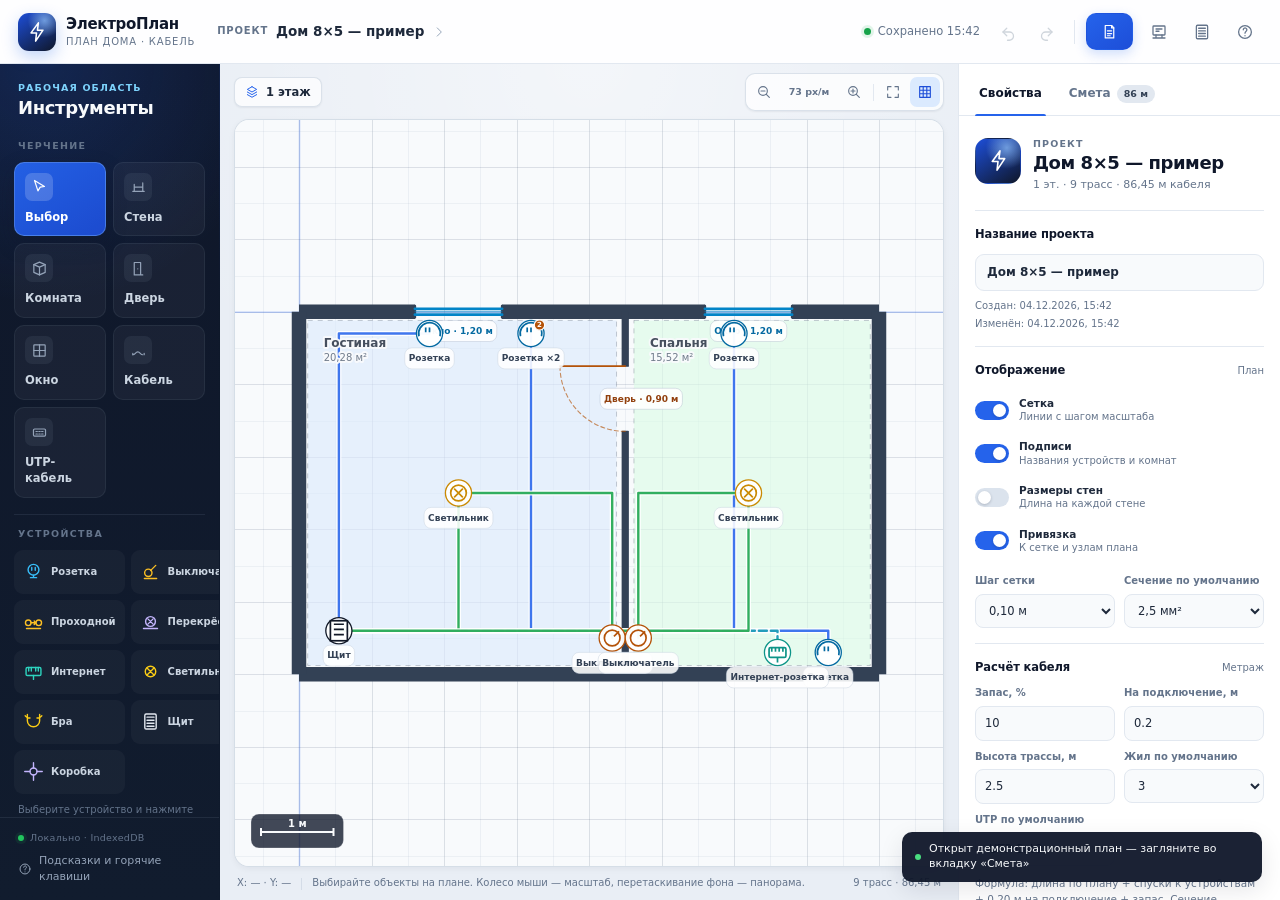
<file: index.html>
<!doctype html>
<html lang="ru">
<head>
  <meta charset="utf-8">
  <meta name="viewport" content="width=device-width, initial-scale=1, viewport-fit=cover">
  <meta name="description" content="ЭлектроПлан — рисование электрического плана дома и расчёт длины кабеля по сечениям. Работает офлайн на ПК и Android.">
  <meta name="theme-color" content="#0f172a">
  <meta name="application-name" content="ЭлектроПлан">
  <meta name="apple-mobile-web-app-capable" content="yes">
  <meta name="apple-mobile-web-app-status-bar-style" content="black-translucent">
  <meta name="apple-mobile-web-app-title" content="ЭлектроПлан">
  <title>ЭлектроПлан — план дома и расчёт кабеля</title>
  <link rel="manifest" href="manifest.webmanifest">
  <link rel="icon" href="icons/icon.svg" type="image/svg+xml">
  <link rel="icon" href="icons/favicon-32.png" sizes="32x32" type="image/png">
  <link rel="apple-touch-icon" href="icons/apple-touch-icon.png">
  <link rel="stylesheet" href="styles.css">
</head>
<body>
  <div class="app-shell" id="appShell">
    <header class="topbar">
      <div class="brand">
        <button class="icon-btn mobile-only" type="button" id="leftPanelBtn" aria-label="Открыть инструменты">
          <span data-icon="menu"></span>
        </button>
        <div class="brand-mark" aria-hidden="true"><span data-icon="bolt"></span></div>
        <div class="brand-copy">
          <strong>ЭлектроПлан</strong>
          <small>план дома · кабель</small>
        </div>
      </div>

      <button class="project-switcher" type="button" id="projectOpenBtn" title="Открыть список проектов">
        <span class="project-switcher-label">Проект</span>
        <strong id="topProjectName">Загрузка…</strong>
        <span class="chevron" data-icon="chevron"></span>
      </button>

      <div class="save-state" id="saveState">
        <span class="save-dot" id="saveDot"></span>
        <span id="saveStateText">Сохранено</span>
      </div>

      <div class="top-actions">
        <div class="history-buttons">
          <button class="icon-btn" type="button" id="undoBtn" title="Отменить (Ctrl+Z)" aria-label="Отменить">
            <span data-icon="undo"></span>
          </button>
          <button class="icon-btn" type="button" id="redoBtn" title="Повторить (Ctrl+Y)" aria-label="Повторить">
            <span data-icon="redo"></span>
          </button>
        </div>
        <span class="top-divider"></span>
        <button class="btn btn-ghost desktop-only" type="button" id="settingsBtn">
          <span data-icon="settings"></span> Настройки
        </button>
        <button class="btn btn-primary" type="button" id="reportBtn">
          <span data-icon="report"></span> <span class="desktop-only">Отчёт</span>
        </button>
        <button class="icon-btn" type="button" id="elevationsBtn" title="Развёртки стен" aria-label="Развёртки стен">
          <span data-icon="elevation"></span>
        </button>
        <button class="icon-btn" type="button" id="panelBtn" title="Сборка щита" aria-label="Сборка щита">
          <span data-icon="panel"></span>
        </button>
        <button class="icon-btn" type="button" id="helpBtn" title="Как пользоваться" aria-label="Как пользоваться">
          <span data-icon="help"></span>
        </button>
      </div>
    </header>

    <main class="workspace">
      <aside class="left-panel" id="leftPanel" aria-label="Инструменты и устройства">
        <div class="side-head">
          <div>
            <span class="eyebrow">Рабочая область</span>
            <h2>Инструменты</h2>
          </div>
          <button class="icon-btn mobile-only" type="button" id="leftCloseBtn" aria-label="Закрыть панель">
            <span data-icon="close"></span>
          </button>
        </div>

        <div class="side-scroll">
          <section class="side-section">
            <div class="side-section-title">Черчение</div>
            <div class="tool-grid" id="toolPalette"></div>
          </section>

          <section class="side-section">
            <div class="side-section-title">Устройства</div>
            <div class="device-grid" id="devicePalette"></div>
            <label class="side-gangs" id="deviceGangsField" hidden>
              <span>Количество постов</span>
              <select id="deviceGangsSelect" aria-label="Количество постов нового устройства">
                <option value="1">1</option>
                <option value="2">2</option>
                <option value="3">3</option>
                <option value="4">4</option>
              </select>
            </label>
            <p class="side-hint">Выберите устройство и нажмите на план. Высота установки подставится автоматически.</p>
          </section>

          <section class="side-section floor-section">
            <div class="side-section-title">Этажи</div>
            <div class="floor-list" id="floorList"></div>
          </section>
        </div>

        <div class="side-foot">
          <span class="storage-badge" id="storageBadge">Локальное хранение</span>
          <button class="text-btn" type="button" id="helpBtnSide">
            <span data-icon="help"></span> Подсказки и горячие клавиши
          </button>
        </div>
      </aside>

      <button class="panel-backdrop" type="button" id="panelBackdrop" aria-label="Закрыть панели" hidden></button>

      <section class="canvas-area" aria-label="План этажа">
        <div class="canvas-topbar">
          <div class="floor-chip" id="floorChip">
            <span data-icon="layers"></span>
            <span id="activeFloorName">1 этаж</span>
          </div>
          <div class="canvas-controls">
            <button class="icon-btn canvas-control" type="button" id="zoomOutBtn" title="Уменьшить" aria-label="Уменьшить масштаб">
              <span data-icon="zoomOut"></span>
            </button>
            <button class="zoom-label" type="button" id="zoomResetBtn" title="Сбросить масштаб">80 px/м</button>
            <button class="icon-btn canvas-control" type="button" id="zoomInBtn" title="Увеличить" aria-label="Увеличить масштаб">
              <span data-icon="zoomIn"></span>
            </button>
            <span class="control-divider"></span>
            <button class="icon-btn canvas-control" type="button" id="fitBtn" title="Показать весь план" aria-label="Показать весь план">
              <span data-icon="fit"></span>
            </button>
            <button class="icon-btn canvas-control" type="button" id="gridBtn" title="Показать или скрыть сетку" aria-label="Показать или скрыть сетку">
              <span data-icon="grid"></span>
            </button>
          </div>
        </div>

        <div class="canvas-wrap" id="canvasWrap">
          <canvas id="planCanvas" tabindex="0" aria-label="Холст плана. Колесо мыши — масштаб, перетаскивание фона — панорама."></canvas>

          <div class="empty-hint" id="emptyHint" hidden>
            <div class="empty-hint-icon"><span data-icon="wall"></span></div>
            <h3>Начните с контура дома</h3>
            <p>Нарисуйте стены, добавьте комнаты, затем расставьте устройства и проложите трассы кабеля.</p>
            <div class="empty-hint-actions">
              <button class="btn btn-primary btn-sm" type="button" data-action="start-wall">
                <span data-icon="wall"></span> Рисовать стену
              </button>
              <button class="btn btn-soft btn-sm" type="button" data-action="open-demo">
                Открыть пример
              </button>
            </div>
          </div>

          <div class="draw-hint" id="drawHint" hidden>
            <div class="draw-hint-copy">
              <strong id="drawHintTitle">Стена</strong>
              <span id="drawHintText">Укажите начало и конец стены.</span>
            </div>
            <div class="draw-hint-actions">
              <button class="btn btn-primary btn-sm" type="button" id="finishDraftBtn">Завершить</button>
              <button class="btn btn-ghost btn-sm" type="button" id="cancelDraftBtn">Отмена</button>
            </div>
          </div>

          <div class="touch-tip mobile-only" id="touchTip">
            <span>Два пальца — масштаб и панорама</span>
          </div>
        </div>

        <footer class="statusbar">
          <span class="cursor-readout" id="cursorReadout">X: — · Y: —</span>
          <span class="status-divider"></span>
          <span class="tool-hint" id="toolHint">Выбирайте объекты на плане. Колесо мыши — масштаб.</span>
          <span class="status-spacer"></span>
          <span class="route-status" id="routeStatus"></span>
          <span class="status-divider desktop-only"></span>
          <span class="zoom-status desktop-only" id="zoomStatus">Масштаб 80 px/м</span>
        </footer>

        <nav class="mobile-dock" id="mobileDock" aria-label="Быстрые инструменты">
          <button class="dock-btn active" type="button" data-tool="select"><span data-icon="select"></span><small>Выбор</small></button>
          <button class="dock-btn" type="button" data-tool="wall"><span data-icon="wall"></span><small>Стена</small></button>
          <button class="dock-btn" type="button" data-tool="room"><span data-icon="room"></span><small>Комната</small></button>
          <button class="dock-btn" type="button" data-tool="door"><span data-icon="door"></span><small>Дверь</small></button>
          <button class="dock-btn" type="button" data-tool="window"><span data-icon="window"></span><small>Окно</small></button>
          <button class="dock-btn" type="button" data-tool="cable"><span data-icon="cable"></span><small>Кабель</small></button>
          <button class="dock-btn" type="button" data-tool="utp"><span data-icon="cable"></span><small>UTP</small></button>
          <button class="dock-btn" type="button" id="mobileDevicesBtn"><span data-icon="plug"></span><small>Устройства</small></button>
          <button class="dock-btn" type="button" id="mobileInspectorBtn"><span data-icon="settings"></span><small>Свойства</small></button>
          <button class="dock-btn" type="button" id="mobileSummaryBtn"><span data-icon="report"></span><small>Смета</small></button>
        </nav>
      </section>

      <aside class="right-panel" id="rightPanel" aria-label="Свойства и смета">
        <div class="side-head right-mobile-head">
          <div>
            <span class="eyebrow">Инспектор</span>
            <h2 id="rightPanelTitle">Свойства</h2>
          </div>
          <button class="icon-btn mobile-only" type="button" id="rightCloseBtn" aria-label="Закрыть панель">
            <span data-icon="close"></span>
          </button>
        </div>
        <div class="panel-tabs" role="tablist">
          <button class="panel-tab active" type="button" id="propertiesTab" data-tab="properties" role="tab" aria-selected="true">Свойства</button>
          <button class="panel-tab" type="button" id="summaryTab" data-tab="summary" role="tab" aria-selected="false">
            Смета <span class="tab-badge" id="summaryBadge">0 м</span>
          </button>
        </div>
        <div class="right-scroll">
          <div id="propertiesPanel" role="tabpanel" aria-labelledby="propertiesTab"></div>
          <div id="summaryPanel" role="tabpanel" aria-labelledby="summaryTab" hidden></div>
        </div>
      </aside>
    </main>
  </div>

  <dialog class="modal" id="projectsDialog">
    <div class="modal-card projects-modal">
      <header class="modal-head">
        <div>
          <span class="eyebrow">Библиотека</span>
          <h2>Мои проекты</h2>
        </div>
        <button class="icon-btn" type="button" data-close-dialog aria-label="Закрыть">
          <span data-icon="close"></span>
        </button>
      </header>
      <div class="modal-body">
        <form class="new-project-form" id="newProjectForm">
          <label class="field">
            <span>Название нового проекта</span>
            <input id="newProjectName" maxlength="80" placeholder="Например, Квартира на Ленина" required>
          </label>
          <button class="btn btn-primary" type="submit"><span data-icon="plus"></span> Создать</button>
        </form>
        <div class="modal-toolbar">
          <button class="btn btn-soft btn-sm" type="button" id="importProjectBtn"><span data-icon="upload"></span> Загрузить JSON</button>
          <button class="btn btn-soft btn-sm" type="button" id="openDemoBtn"><span data-icon="bolt"></span> Демо-план</button>
          <span class="toolbar-note">Проекты хранятся только на этом устройстве</span>
        </div>
        <div class="project-list" id="projectsList"></div>
      </div>
      <footer class="modal-foot">
        <span class="storage-badge" id="storageBadgeDialog">Локальное хранение</span>
        <button class="btn btn-soft btn-sm" type="button" id="exportCurrentBtn"><span data-icon="download"></span> Сохранить текущий в файл</button>
      </footer>
    </div>
  </dialog>

  <dialog class="modal" id="helpDialog">
    <div class="modal-card help-modal">
      <header class="modal-head">
        <div>
          <span class="eyebrow">Руководство</span>
          <h2>Как работает ЭлектроПлан</h2>
        </div>
        <button class="icon-btn" type="button" data-close-dialog aria-label="Закрыть">
          <span data-icon="close"></span>
        </button>
      </header>
      <div class="modal-body help-body">
        <div class="help-steps">
          <article class="help-step">
            <span class="help-step-number">01</span>
            <div><h3>Нарисуйте дом</h3><p>Инструмент «Стена» — два клика. «Комната» — обведите контур по углам и нажмите «Завершить» или дважды кликните. Всё привязывается к сетке.</p></div>
          </article>
          <article class="help-step">
            <span class="help-step-number">02</span>
            <div><h3>Добавьте двери и окна</h3><p>Выберите «Дверь» или «Окно» и кликните по стене. Проём можно перетаскивать вдоль стены, а ширину, высоту, подоконник и сторону открывания — менять в свойствах.</p></div>
          </article>
          <article class="help-step">
            <span class="help-step-number">03</span>
            <div><h3>Расставьте электрику</h3><p>Выберите розетку, выключатель (в том числе проходной или перекрёстный), светильник, интернет-розетку или щит и нажмите на план. Количество постов задаётся в свойствах устройства.</p></div>
          </article>
          <article class="help-step">
            <span class="help-step-number">04</span>
            <div><h3>Проложите трассы</h3><p>Инструмент «Кабель» — для силовых линий, «UTP-кабель» — для витой пары. Начните у устройства, добавьте изгибы, завершите у второго устройства. Двойной клик по трассе добавляет точку.</p></div>
          </article>
          <article class="help-step">
            <span class="help-step-number">05</span>
            <div><h3>Соберите щит и документы</h3><p>Во вкладке «Смета» проверьте итоги по сечениям и маркам UTP. Кнопка «Щит» открывает сборку: корпус, ряды DIN, модули, цепи и спецификация. «Развёртки» строят виды стен, «Отчёт PDF» и «CSV» выгружают смету.</p></div>
          </article>
        </div>
        <div class="help-grid">
          <section>
            <h3>Управление</h3>
            <dl class="shortcut-list">
              <div><dt>Колесо мыши</dt><dd>масштаб</dd></div>
              <div><dt>Перетаскивание фона</dt><dd>панорама</dd></div>
              <div><dt>Shift при рисовании</dt><dd>ровно по оси</dd></div>
              <div><dt>Двойной клик / Enter</dt><dd>завершить комнату или трассу</dd></div>
              <div><dt>Ctrl + Z / Ctrl + Y</dt><dd>отменить / повторить</dd></div>
              <div><dt>Delete</dt><dd>удалить выбранное</dd></div>
              <div><dt>Перетаскивание проёма</dt><dd>сдвиг вдоль стены</dd></div>
            </dl>
          </section>
          <section>
            <h3>Данные и установка</h3>
            <p>Проект автоматически сохраняется в браузере. Для переноса на другое устройство скачайте файл проекта и загрузите его через «Мои проекты».</p>
            <p>Приложение можно установить на Android и ПК из браузера (Chrome/Edge): меню → «Установить приложение». Для установки нужен адрес <strong>localhost</strong> или HTTPS.</p>
            <button class="btn btn-primary btn-block" type="button" id="installAppBtn" hidden><span data-icon="download"></span> Установить приложение</button>
          </section>
        </div>
        <div class="help-note"><span data-icon="info"></span> Приложение не подбирает сечение кабеля, автоматические выключатели и номиналы. Сечения и аппараты вы задаёте сами — программа считает метраж, раскладывает модули по DIN-рейкам и формирует спецификацию.</div>
      </div>
      <footer class="modal-foot">
        <span>Версия 1.2.0 · офлайн-PWA</span>
        <button class="btn btn-primary btn-sm" type="button" data-close-dialog>Понятно</button>
      </footer>
    </div>
  </dialog>

  <dialog class="modal modal-confirm" id="confirmDialog">
    <div class="modal-card confirm-card">
      <div class="confirm-icon"><span data-icon="warning"></span></div>
      <h2 id="confirmTitle">Удалить объект?</h2>
      <p id="confirmText">Это действие можно отменить через Ctrl+Z.</p>
      <div class="confirm-actions">
        <button class="btn btn-ghost" type="button" id="confirmCancelBtn">Отмена</button>
        <button class="btn btn-danger" type="button" id="confirmOkBtn">Удалить</button>
      </div>
    </div>
  </dialog>

  <section class="report-overlay" id="reportOverlay" hidden aria-label="Отчёт для печати">
    <header class="report-toolbar">
      <button class="btn btn-ghost" type="button" id="reportCloseBtn"><span data-icon="select"></span> Назад к плану</button>
      <div class="report-toolbar-title"><span class="eyebrow">Документ</span><strong>Смета кабеля</strong></div>
      <div class="report-toolbar-actions">
        <button class="btn btn-soft" type="button" id="reportCsvBtn"><span data-icon="download"></span> CSV</button>
        <button class="btn btn-primary" type="button" id="reportPrintBtn"><span data-icon="printer"></span> Печать / PDF</button>
      </div>
    </header>
    <div class="report-scroll">
      <div class="report-preview" id="reportPreview"></div>
    </div>
  </section>

  <section class="elevations-overlay" id="elevationsOverlay" hidden aria-label="Развёртки стен для печати">
    <header class="elevations-toolbar">
      <button class="btn btn-ghost" type="button" id="elevationsCloseBtn"><span data-icon="select"></span> Назад к плану</button>
      <div class="elevations-toolbar-title">
        <span class="eyebrow">Документ</span>
        <strong id="elevationsTitle">Развёртки стен</strong>
      </div>
      <div class="elevations-toolbar-actions">
        <span class="elevations-count" id="elevationsCount"></span>
        <button class="btn btn-primary" type="button" id="elevationsPrintBtn"><span data-icon="printer"></span> Печать / PDF</button>
      </div>
    </header>
    <div class="elevations-scroll">
      <div class="elevations-preview" id="elevationsPreview"></div>
    </div>
  </section>

  <section class="panel-overlay" id="panelOverlay" hidden aria-label="Сборка щита">
    <header class="panel-toolbar">
      <button class="btn btn-ghost" type="button" id="panelCloseBtn"><span data-icon="select"></span> Назад к плану</button>
      <div class="panel-toolbar-title">
        <span class="eyebrow">Документ</span>
        <strong>Сборка щита</strong>
      </div>
      <div class="panel-toolbar-actions">
        <span class="panel-count" id="panelCount"></span>
        <button class="btn btn-primary" type="button" id="panelPrintBtn"><span data-icon="printer"></span> Печать / PDF</button>
      </div>
    </header>
    <div class="panel-scroll">
      <div class="panel-preview" id="panelPreview"></div>
    </div>
  </section>

  <input type="file" id="projectImportInput" accept=".json,application/json" hidden>
  <input type="file" id="underlayImportInput" accept="image/*" hidden>
  <div class="toast-region" id="toastRegion" aria-live="polite" aria-atomic="false"></div>

  <script type="module" src="js/app.js"></script>
</body>
</html>
</file>
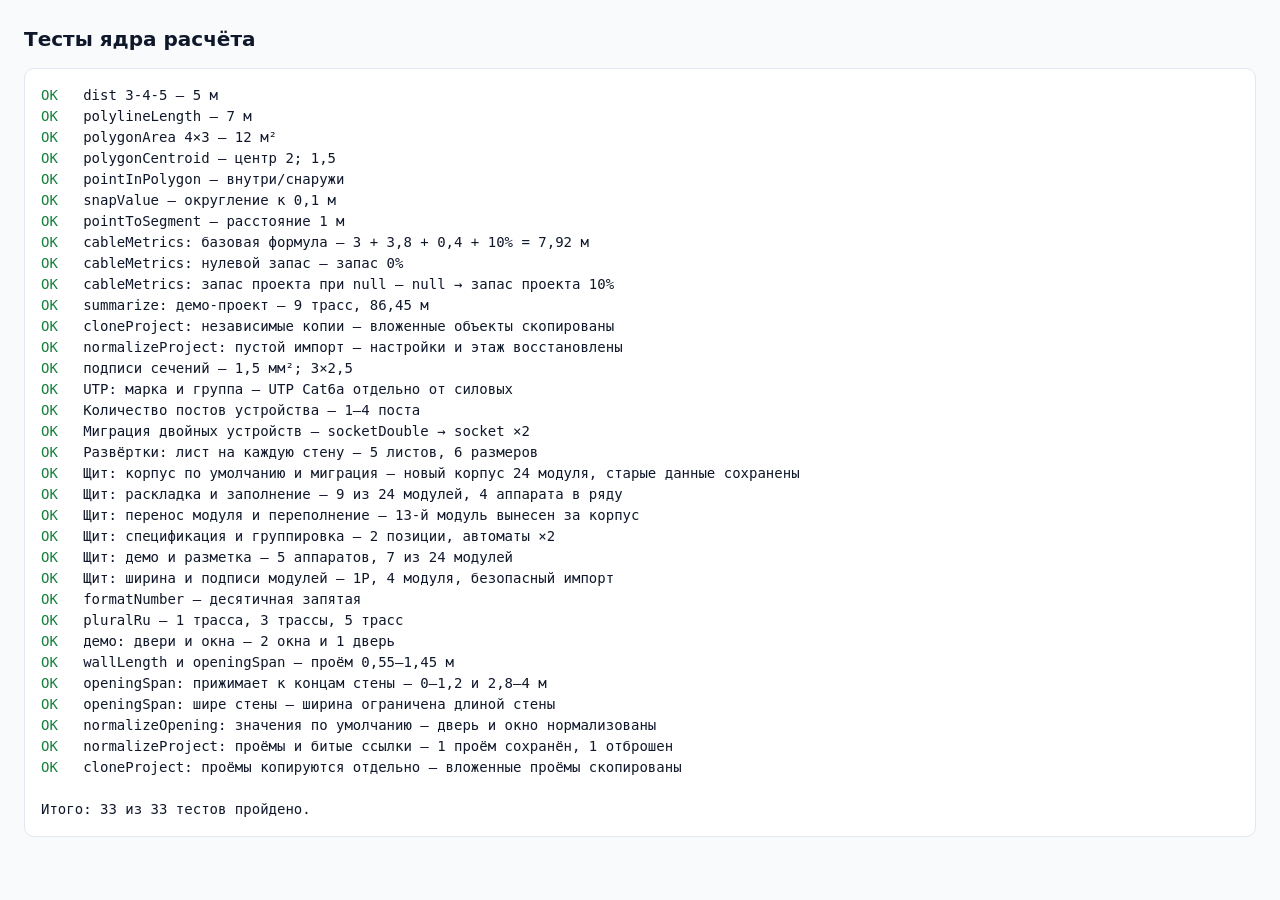
<file: tests.html>
<!doctype html>
<html lang="ru">
<head>
  <meta charset="utf-8">
  <meta name="viewport" content="width=device-width, initial-scale=1">
  <title>Тесты ядра — ЭлектроПлан</title>
  <style>
    body { font: 14px/1.5 system-ui, sans-serif; margin: 24px; background: #f8fafc; color: #0f172a; }
    h1 { font-size: 20px; }
    pre { background: #fff; border: 1px solid #e2e8f0; border-radius: 10px; padding: 16px; white-space: pre-wrap; }
    .ok { color: #15803d; }
    .fail { color: #b91c1c; }
  </style>
</head>
<body>
  <h1>Тесты ядра расчёта</h1>
  <pre id="out">Запуск…</pre>
  <script type="module">
    import {
      createDemoProject, cloneProject, normalizeProject, sectionLabel,
      getSectionInfo, cableSpecLabel, getOpeningType, wallLength,
      openingSpan, normalizeOpening, getDeviceGangs, deviceTypeLabel,
      getCableKind, getUtpCategory, createPanelModule, panelModuleWidth,
      panelModuleSpec, normalizePanel
    } from "./js/model.js";
    import {
      dist, polylineLength, polygonArea, polygonCentroid, pointInPolygon,
      snapValue, pointToSegment, formatNumber, pluralRu
    } from "./js/geometry.js";
    import { cableMetrics, summarize, summarizeProject } from "./js/calc.js";
    import { buildElevationsMarkup } from "./js/elevations.js";
    import { buildPanelBom, buildPanelMarkup, panelStats } from "./js/panel.js";

    const results = [];
    function check(name, fn) {
      try {
        const detail = fn();
        results.push({ name, ok: true, detail: detail || "" });
      } catch (error) {
        results.push({ name, ok: false, detail: error.message });
      }
    }
    function assert(condition, message) {
      if (!condition) throw new Error(message || "Условие не выполнено");
    }
    function close(actual, expected, epsilon = 1e-9) {
      assert(Math.abs(actual - expected) < epsilon, `ожидалось ${expected}, получено ${actual}`);
    }

    check("dist 3-4-5", () => {
      close(dist({ x: 0, y: 0 }, { x: 3, y: 4 }), 5);
      return "5 м";
    });

    check("polylineLength", () => {
      close(polylineLength([{ x: 0, y: 0 }, { x: 3, y: 0 }, { x: 3, y: 4 }]), 7);
      return "7 м";
    });

    check("polygonArea 4×3", () => {
      close(polygonArea([
        { x: 0, y: 0 }, { x: 4, y: 0 }, { x: 4, y: 3 }, { x: 0, y: 3 }
      ]), 12);
      return "12 м²";
    });

    check("polygonCentroid", () => {
      const c = polygonCentroid([
        { x: 0, y: 0 }, { x: 4, y: 0 }, { x: 4, y: 3 }, { x: 0, y: 3 }
      ]);
      close(c.x, 2);
      close(c.y, 1.5);
      return "центр 2; 1,5";
    });

    check("pointInPolygon", () => {
      const square = [
        { x: 0, y: 0 }, { x: 4, y: 0 }, { x: 4, y: 3 }, { x: 0, y: 3 }
      ];
      assert(pointInPolygon({ x: 2, y: 1.5 }, square));
      assert(!pointInPolygon({ x: 5, y: 1.5 }, square));
      return "внутри/снаружи";
    });

    check("snapValue", () => {
      close(snapValue(0.26, 0.1), 0.3, 1e-9);
      close(snapValue(-0.04, 0.1), 0, 1e-9);
      return "округление к 0,1 м";
    });

    check("pointToSegment", () => {
      const r = pointToSegment({ x: 2, y: 1 }, { x: 0, y: 0 }, { x: 4, y: 0 });
      close(r.distance, 1);
      close(r.point.x, 2);
      close(r.point.y, 0);
      return "расстояние 1 м";
    });

    check("cableMetrics: базовая формула", () => {
      const floor = {
        devices: [
          { id: "d1", mountHeight: 0.3 },
          { id: "d2", mountHeight: 0.9 }
        ]
      };
      const cable = {
        points: [{ x: 0, y: 0 }, { x: 3, y: 0 }],
        routeHeight: 2.5,
        startDeviceId: "d1",
        endDeviceId: "d2",
        section: 2.5,
        cores: 3
      };
      const m = cableMetrics(cable, floor, {
        reservePercent: 10, deviceSlack: 0.2
      });
      close(m.plan, 3);
      close(m.vertical, 3.8);
      close(m.slack, 0.4);
      close(m.subtotal, 7.2);
      close(m.reserve, 0.72);
      close(m.total, 7.92);
      return "3 + 3,8 + 0,4 + 10% = 7,92 м";
    });

    check("cableMetrics: нулевой запас", () => {
      const floor = { devices: [{ id: "d1", mountHeight: 0.3 }] };
      const cable = {
        points: [{ x: 0, y: 0 }, { x: 3, y: 0 }],
        routeHeight: 2.5,
        startDeviceId: "d1",
        endDeviceId: null,
        reservePercent: 0,
        section: 1.5,
        cores: 3
      };
      const m = cableMetrics(cable, floor, { reservePercent: 10, deviceSlack: 0.2 });
      close(m.total, 3 + 2.2 + 0.2);
      return "запас 0%";
    });

    check("cableMetrics: запас проекта при null", () => {
      const floor = { devices: [{ id: "d1", mountHeight: 0.3 }] };
      const cable = {
        points: [{ x: 0, y: 0 }, { x: 3, y: 0 }],
        routeHeight: 2.5,
        startDeviceId: "d1",
        endDeviceId: null,
        reservePercent: null,
        section: 1.5,
        cores: 3
      };
      const m = cableMetrics(cable, floor, { reservePercent: 10, deviceSlack: 0.2 });
      close(m.reservePercent, 10);
      close(m.subtotal, 5.4);
      close(m.total, 5.94);
      return "null → запас проекта 10%";
    });

    check("summarize: демо-проект", () => {
      const project = createDemoProject();
      const floor = project.floors[0];
      const s = summarize(project, floor);
      assert(s.routes.length === 9, "должно быть 9 трасс");
      assert(s.bySection.length === 2, "должно быть 2 силовых сечения");
      assert(s.bySection.some((item) => item.section === 1.5));
      assert(s.bySection.some((item) => item.section === 2.5));
      assert(s.bySection.every((item) => item.label && item.color), "у сечений должны быть подпись и цвет");
      assert(s.bySection.find((item) => item.section === 1.5).label === "1,5 мм²");
      assert(s.bySpec.some((item) => item.kind === "utp"), "должна быть UTP-трасса");
      assert(s.totals.total > 0, "итог должен быть больше нуля");
      return `${s.routes.length} трасс, ${formatNumber(s.totals.total)} м`;
    });

    check("cloneProject: независимые копии", () => {
      const project = createDemoProject();
      const copy = cloneProject(project);
      copy.floors[0].walls[0].a.x = 99;
      assert(project.floors[0].walls[0].a.x !== 99, "оригинал изменился");
      return "вложенные объекты скопированы";
    });

    check("normalizeProject: пустой импорт", () => {
      const project = normalizeProject({ name: "Импорт" });
      assert(project.floors.length === 1);
      assert(project.settings.grid === 0.1);
      assert(project.activeFloorId === project.floors[0].id);
      return "настройки и этаж восстановлены";
    });

    check("подписи сечений", () => {
      assert(sectionLabel(1.5) === "1,5 мм²");
      assert(getSectionInfo(2.5).color === "#2563eb");
      assert(cableSpecLabel({ section: 2.5, cores: 3 }) === "3×2,5");
      return "1,5 мм²; 3×2,5";
    });

    check("UTP: марка и группа", () => {
      const cable = { kind: "utp", category: "Cat6a", section: 0, cores: 0 };
      assert(getCableKind(cable) === "utp");
      assert(getUtpCategory(cable).label === "UTP Cat6a");
      assert(cableSpecLabel(cable) === "UTP Cat6a");
      const project = summarizeProject(createDemoProject());
      assert(project.bySpec.filter((item) => item.kind === "utp").length === 1);
      assert(project.totals.total > 0);
      return "UTP Cat6a отдельно от силовых";
    });

    check("Количество постов устройства", () => {
      assert(getDeviceGangs({ type: "socket", gangs: 3 }) === 3);
      assert(getDeviceGangs({ type: "switch", gangs: 99 }) === 4);
      assert(getDeviceGangs({ type: "network", gangs: 4 }) === 1);
      assert(deviceTypeLabel({ type: "socket", gangs: 2 }) === "Розетка ×2");
      return "1–4 поста";
    });

    check("Миграция двойных устройств", () => {
      const project = normalizeProject({
        floors: [{
          walls: [],
          devices: [
            { id: "d1", type: "socketDouble", x: 1, y: 1 },
            { id: "d2", type: "switchDouble", x: 2, y: 1 }
          ],
          cables: []
        }]
      });
      const [socket, sw] = project.floors[0].devices;
      assert(socket.type === "socket" && socket.gangs === 2);
      assert(sw.type === "switch" && sw.gangs === 2);
      return "socketDouble → socket ×2";
    });

    check("Развёртки: лист на каждую стену", () => {
      const project = createDemoProject();
      const floor = project.floors[0];
      const markup = buildElevationsMarkup(project, floor);
      const sheets = (markup.match(/class="elevation-sheet"/g) || []).length;
      const dimensions = (markup.match(/class="dimension device-dimension"/g) || []).length;
      assert(sheets === floor.walls.length, "число листов должно совпадать с числом стен");
      assert(markup.includes("Развёртка стены"));
      assert(dimensions >= 5, "должны быть размеры от стены до розеток и выключателей");
      assert(markup.includes("Размеры на стене"), "подпись листа должна пояснять размеры на стене");
      return `${sheets} листов, ${dimensions} размеров`;
    });

    check("Щит: корпус по умолчанию и миграция", () => {
      const project = normalizeProject({ name: "Без щита" });
      assert(project.panel, "панель щита должна создаваться автоматически");
      assert(project.panel.columns === 12 && project.panel.rows === 2);
      assert(project.panel.modules.length === 0);
      const legacy = normalizeProject({ name: "Старый", panel: { columns: 18, rows: 3 } });
      assert(legacy.panel.columns === 18 && legacy.panel.rows === 3);
      return "новый корпус 24 модуля, старые данные сохранены";
    });

    check("Щит: раскладка и заполнение", () => {
      const project = createDemoProject();
      project.panel.columns = 12;
      project.panel.rows = 2;
      project.panel.modules = [
        createPanelModule("breaker1"),
        createPanelModule("breaker2"),
        createPanelModule("rcd2"),
        createPanelModule("meter")
      ];
      const stats = panelStats(project);
      assert(stats.used === 9, `занято ${stats.used}, ожидалось 9`);
      assert(stats.free === 15, `свободно ${stats.free}, ожидалось 15`);
      assert(stats.overflow === 0);
      assert(stats.displayRows.length === 2);
      assert(stats.displayRows[0].length === 4, "в первом ряду должно быть 4 модуля");
      return "9 из 24 модулей, 4 аппарата в ряду";
    });

    check("Щит: перенос модуля и переполнение", () => {
      const project = createDemoProject();
      project.panel.columns = 12;
      project.panel.rows = 1;
      project.panel.modules = Array.from({ length: 13 }, () => createPanelModule("breaker1"));
      const stats = panelStats(project);
      assert(stats.used === 13);
      assert(stats.capacity === 12);
      assert(stats.overflow === 1);
      assert(stats.displayRows.length === 2, "лишний модуль должен уйти на второй ряд");
      assert(stats.displayRows[0].length === 12);
      assert(stats.displayRows[1].length === 1);
      return "13-й модуль вынесен за корпус";
    });

    check("Щит: спецификация и группировка", () => {
      const project = createDemoProject();
      project.panel.modules = [
        createPanelModule("breaker1", { rating: 16, circuit: "Розетки" }),
        createPanelModule("breaker1", { rating: 16, circuit: "Кухня" }),
        createPanelModule("rcd2", { rating: 40, leakage: 30, circuit: "Розетки" })
      ];
      const bom = buildPanelBom(project.panel);
      assert(bom.length === 2, "одинаковые автоматы должны группироваться");
      const breaker = bom.find((item) => item.label.includes("Автомат"));
      assert(breaker.count === 2 && breaker.width === 2);
      assert(breaker.circuits.length === 2, "цепи должны объединяться");
      const rcd = bom.find((item) => item.label.includes("УЗО"));
      assert(rcd.count === 1 && rcd.width === 2);
      return "2 позиции, автоматы ×2";
    });

    check("Щит: демо и разметка", () => {
      const project = createDemoProject();
      const stats = panelStats(project);
      assert(stats.moduleCount === 5, "в демо должно быть 5 аппаратов");
      assert(stats.used === 7, `занято ${stats.used}, ожидалось 7`);
      assert(stats.free === 17);
      assert(stats.overflow === 0);
      const markup = buildPanelMarkup(project);
      assert(markup.includes("Спецификация щита"));
      assert(markup.includes("Цепи проекта"));
      assert(markup.includes("panel-module"));
      return `${stats.moduleCount} аппаратов, ${stats.used} из ${stats.capacity} модулей`;
    });

    check("Щит: ширина и подписи модулей", () => {
      assert(panelModuleWidth({ type: "meter" }) === 4);
      assert(panelModuleWidth({ type: "breaker1" }) === 1);
      assert(panelModuleSpec(createPanelModule("breaker1", { rating: 16 })) === "Автомат 1P · C16");
      assert(panelModuleSpec(createPanelModule("rcd2", { rating: 40, leakage: 30 })) === "УЗО 2P · 40 А · 30 мА");
      const fallback = normalizePanel({ modules: [{ type: "unknown" }] });
      assert(fallback.modules[0].type === "other");
      return "1P, 4 модуля, безопасный импорт";
    });

    check("formatNumber", () => {
      assert(formatNumber(2.5) === "2,50");
      assert(formatNumber(0) === "0,00");
      return "десятичная запятая";
    });

    check("pluralRu", () => {
      assert(pluralRu(1, "трасса", "трассы", "трасс") === "трасса");
      assert(pluralRu(3, "трасса", "трассы", "трасс") === "трассы");
      assert(pluralRu(5, "трасса", "трассы", "трасс") === "трасс");
      assert(pluralRu(11, "трасса", "трассы", "трасс") === "трасс");
      assert(pluralRu(22, "трасса", "трассы", "трасс") === "трассы");
      return "1 трасса, 3 трассы, 5 трасс";
    });

    check("демо: двери и окна", () => {
      const project = createDemoProject();
      const openings = project.floors[0].openings;
      assert(openings.length === 3, "должно быть 3 проёма");
      assert(openings.filter((item) => item.type === "window").length === 2, "должно быть 2 окна");
      assert(openings.filter((item) => item.type === "door").length === 1, "должна быть 1 дверь");
      return "2 окна и 1 дверь";
    });

    check("wallLength и openingSpan", () => {
      const wall = { a: { x: 0, y: 0 }, b: { x: 5, y: 0 } };
      close(wallLength(wall), 5);
      const span = openingSpan({ type: "door", offset: 1, width: 0.9 }, wall);
      close(span.length, 5);
      close(span.width, 0.9);
      close(span.start, 0.55);
      close(span.end, 1.45);
      return "проём 0,55–1,45 м";
    });

    check("openingSpan: прижимает к концам стены", () => {
      const wall = { a: { x: 0, y: 0 }, b: { x: 4, y: 0 } };
      const nearStart = openingSpan({ type: "window", offset: 0, width: 1.2 }, wall);
      close(nearStart.start, 0);
      close(nearStart.end, 1.2);
      const nearEnd = openingSpan({ type: "window", offset: 4, width: 1.2 }, wall);
      close(nearEnd.start, 2.8);
      close(nearEnd.end, 4);
      return "0–1,2 и 2,8–4 м";
    });

    check("openingSpan: шире стены", () => {
      const wall = { a: { x: 0, y: 0 }, b: { x: 1, y: 0 } };
      const span = openingSpan({ type: "window", offset: 0.5, width: 3 }, wall);
      assert(span.width <= 0.98, "ширина должна ужаться по стене");
      close(span.start, 0.01);
      close(span.end, 0.99);
      return "ширина ограничена длиной стены";
    });

    check("normalizeOpening: значения по умолчанию", () => {
      const wall = { a: { x: 0, y: 0 }, b: { x: 6, y: 0 } };
      const door = normalizeOpening({ wallId: "w1", type: "door", width: 99, height: -1 }, wall);
      assert(door.type === "door");
      close(door.width, 4);
      close(door.height, 0.3);
      close(door.sill, 0);
      assert(door.hinge === "start" && door.swing === 1);
      const window = normalizeOpening({ wallId: "w1", type: "window" }, wall);
      close(window.width, 1.2);
      close(window.height, 1.4);
      close(window.sill, 0.9);
      return "дверь и окно нормализованы";
    });

    check("normalizeProject: проёмы и битые ссылки", () => {
      const project = normalizeProject({
        floors: [{
          walls: [{ id: "w1", a: { x: 0, y: 0 }, b: { x: 4, y: 0 } }],
          openings: [
            { id: "o1", wallId: "w1", type: "window", offset: 2 },
            { id: "o2", wallId: "missing", type: "door", offset: 1 }
          ]
        }]
      });
      const openings = project.floors[0].openings;
      assert(openings.length === 1, "проём с несуществующей стеной должен отбрасываться");
      assert(openings[0].id === "o1");
      close(openings[0].width, 1.2);
      return "1 проём сохранён, 1 отброшен";
    });

    check("cloneProject: проёмы копируются отдельно", () => {
      const project = createDemoProject();
      const copy = cloneProject(project);
      copy.floors[0].openings[0].width = 9;
      assert(project.floors[0].openings[0].width !== 9, "оригинал изменился");
      return "вложенные проёмы скопированы";
    });

    const failed = results.filter((result) => !result.ok);
    const out = document.getElementById("out");
    out.innerHTML = results.map((result) => {
      const mark = result.ok ? "OK  " : "FAIL";
      const cls = result.ok ? "ok" : "fail";
      return `<span class="${cls}">${mark}</span> ${result.name}${result.detail ? " — " + result.detail : ""}`;
    }).join("\n");
    out.innerHTML += `\n\nИтого: ${results.length - failed.length} из ${results.length} тестов пройдено.`;
    document.title = failed.length === 0 ? "OK" : "FAIL";
    window.__testResults = results;
    console.log("TEST_RESULTS", JSON.stringify(results));
  </script>
</body>
</html>
</file>
<file: styles.css>
/* ЭлектроПлан — оформление интерфейса. */

:root {
  --bg: #e9eef5;
  --bg-deep: #dde5ef;
  --surface: #ffffff;
  --surface-soft: #f8fafc;
  --surface-muted: #f1f5f9;
  --navy: #0f172a;
  --navy-soft: #17233a;
  --ink: #0f172a;
  --text: #1e293b;
  --muted: #64748b;
  --muted-light: #94a3b8;
  --line: #e2e8f0;
  --line-strong: #cbd5e1;
  --accent: #2563eb;
  --accent-dark: #1d4ed8;
  --accent-soft: #dbeafe;
  --amber: #f59e0b;
  --amber-soft: #fef3c7;
  --green: #16a34a;
  --red: #dc2626;
  --red-soft: #fee2e2;
  --shadow-sm: 0 1px 2px rgba(15, 23, 42, 0.06);
  --shadow-md: 0 8px 24px rgba(15, 23, 42, 0.10);
  --shadow-lg: 0 24px 64px rgba(15, 23, 42, 0.20);
  --radius-sm: 8px;
  --radius: 12px;
  --radius-lg: 18px;
  --topbar-height: 64px;
  --left-width: 236px;
  --right-width: 348px;
  --font: "Segoe UI", "Inter", system-ui, -apple-system, BlinkMacSystemFont, "Roboto", sans-serif;
}

* {
  box-sizing: border-box;
}

html,
body {
  margin: 0;
  padding: 0;
  min-height: 100%;
}

body {
  font-family: var(--font);
  color: var(--text);
  background: var(--bg);
  font-size: 14px;
  line-height: 1.45;
  -webkit-font-smoothing: antialiased;
  overflow: hidden;
}

button,
input,
select,
textarea {
  font: inherit;
  color: inherit;
}

button {
  cursor: pointer;
}

button:disabled {
  cursor: not-allowed;
  opacity: 0.45;
}

input,
select,
textarea {
  min-width: 0;
}

[hidden] {
  display: none !important;
}

::selection {
  background: rgba(37, 99, 235, 0.2);
}

.icon {
  width: 20px;
  height: 20px;
  display: block;
  flex: 0 0 auto;
}

.mobile-only {
  display: none !important;
}

.app-shell {
  height: 100dvh;
  display: flex;
  flex-direction: column;
  overflow: hidden;
}

/* Шапка ---------------------------------------------------------------- */

.topbar {
  height: var(--topbar-height);
  flex: 0 0 var(--topbar-height);
  display: flex;
  align-items: center;
  gap: 16px;
  padding: 0 18px;
  background: rgba(255, 255, 255, 0.94);
  border-bottom: 1px solid var(--line);
  backdrop-filter: blur(14px);
  z-index: 20;
}

.brand {
  display: flex;
  align-items: center;
  gap: 10px;
  min-width: 0;
}

.brand-mark {
  width: 38px;
  height: 38px;
  border-radius: 11px;
  display: grid;
  place-items: center;
  color: #fff;
  background:
    radial-gradient(circle at 70% 20%, rgba(147, 197, 253, 0.7), transparent 42%),
    linear-gradient(145deg, #1d4ed8, #0f172a);
  box-shadow: 0 6px 16px rgba(37, 99, 235, 0.28);
}

.brand-mark .icon {
  width: 22px;
  height: 22px;
}

.brand-copy {
  display: flex;
  flex-direction: column;
  line-height: 1.1;
  min-width: 0;
}

.brand-copy strong {
  font-size: 15px;
  letter-spacing: -0.02em;
  color: var(--ink);
}

.brand-copy small {
  font-size: 10px;
  letter-spacing: 0.08em;
  text-transform: uppercase;
  color: var(--muted);
  margin-top: 3px;
}

.project-switcher {
  display: flex;
  align-items: center;
  gap: 8px;
  min-width: 0;
  max-width: 340px;
  padding: 7px 10px;
  border: 1px solid transparent;
  border-radius: 10px;
  background: transparent;
  transition: background 0.15s ease, border-color 0.15s ease;
}

.project-switcher:hover {
  background: var(--surface-muted);
  border-color: var(--line);
}

.project-switcher-label {
  font-size: 10px;
  font-weight: 700;
  text-transform: uppercase;
  letter-spacing: 0.08em;
  color: var(--muted);
  flex: 0 0 auto;
}

.project-switcher strong {
  font-size: 13.5px;
  font-weight: 650;
  white-space: nowrap;
  overflow: hidden;
  text-overflow: ellipsis;
}

.project-switcher .chevron {
  color: var(--muted-light);
  display: grid;
  place-items: center;
}

.project-switcher .chevron .icon {
  width: 14px;
  height: 14px;
}

.save-state {
  display: flex;
  align-items: center;
  gap: 7px;
  color: var(--muted);
  font-size: 11.5px;
  white-space: nowrap;
  margin-left: auto;
}

.save-dot {
  width: 7px;
  height: 7px;
  border-radius: 50%;
  background: var(--green);
  box-shadow: 0 0 0 3px rgba(22, 163, 74, 0.12);
  transition: background 0.2s ease;
}

.save-state.is-saving .save-dot {
  background: var(--amber);
  box-shadow: 0 0 0 3px rgba(245, 158, 11, 0.14);
  animation: pulse 1.2s infinite;
}

.save-state.is-dirty .save-dot {
  background: var(--muted-light);
  box-shadow: 0 0 0 3px rgba(148, 163, 184, 0.12);
}

@keyframes pulse {
  0%, 100% { opacity: 1; }
  50% { opacity: 0.35; }
}

.top-actions {
  display: flex;
  align-items: center;
  gap: 8px;
}

.history-buttons {
  display: flex;
  gap: 2px;
}

.top-divider {
  width: 1px;
  height: 24px;
  background: var(--line);
  margin: 0 3px;
}

/* Кнопки --------------------------------------------------------------- */

.btn {
  border: 1px solid transparent;
  border-radius: 10px;
  padding: 9px 14px;
  display: inline-flex;
  align-items: center;
  justify-content: center;
  gap: 8px;
  font-size: 12.5px;
  font-weight: 650;
  line-height: 1.1;
  transition: background 0.15s ease, border-color 0.15s ease, transform 0.1s ease, color 0.15s ease;
  white-space: nowrap;
}

.btn .icon {
  width: 17px;
  height: 17px;
}

.btn:active {
  transform: translateY(1px);
}

.btn-primary {
  background: linear-gradient(145deg, var(--accent), var(--accent-dark));
  color: #fff;
  box-shadow: 0 4px 12px rgba(37, 99, 235, 0.22);
}

.btn-primary:hover {
  background: linear-gradient(145deg, #3b82f6, var(--accent));
}

.btn-accent {
  background: linear-gradient(145deg, #fbbf24, #f59e0b);
  color: #2d1b02;
  box-shadow: 0 4px 12px rgba(245, 158, 11, 0.25);
}

.btn-accent:hover {
  background: #fbbf24;
}

.btn-soft {
  background: var(--surface-muted);
  border-color: var(--line);
  color: var(--text);
}

.btn-soft:hover {
  background: #e8eef7;
  border-color: var(--line-strong);
}

.btn-ghost {
  background: transparent;
  color: var(--muted);
}

.btn-ghost:hover {
  background: var(--surface-muted);
  color: var(--text);
}

.btn-danger {
  background: var(--red);
  color: #fff;
}

.btn-danger:hover {
  background: #b91c1c;
}

.btn-light {
  background: rgba(255, 255, 255, 0.14);
  color: #fff;
  border-color: rgba(255, 255, 255, 0.18);
}

.btn-light:hover {
  background: rgba(255, 255, 255, 0.23);
}

.btn-sm {
  padding: 7px 10px;
  font-size: 11.5px;
  border-radius: 8px;
}

.btn-sm .icon {
  width: 15px;
  height: 15px;
}

.btn-block {
  width: 100%;
}

.danger-text {
  color: var(--red) !important;
}

.icon-btn {
  width: 35px;
  height: 35px;
  border: 1px solid transparent;
  border-radius: 9px;
  display: inline-grid;
  place-items: center;
  background: transparent;
  color: var(--muted);
  transition: background 0.15s ease, color 0.15s ease, border-color 0.15s ease;
}

.icon-btn:hover {
  background: var(--surface-muted);
  color: var(--text);
}

.icon-btn:disabled {
  opacity: 0.3;
  background: transparent;
}

.icon-btn .icon {
  width: 18px;
  height: 18px;
}

.text-btn {
  display: inline-flex;
  align-items: center;
  gap: 7px;
  border: 0;
  background: none;
  color: #94a3b8;
  font-size: 11px;
  padding: 0;
  text-align: left;
}

.text-btn:hover {
  color: #dbeafe;
}

.text-btn .icon {
  width: 14px;
  height: 14px;
}

/* Рабочая область ------------------------------------------------------ */

.workspace {
  flex: 1;
  min-height: 0;
  display: grid;
  grid-template-columns: var(--left-width) minmax(0, 1fr) var(--right-width);
  position: relative;
}

/* Левая панель --------------------------------------------------------- */

.left-panel {
  background:
    radial-gradient(circle at 20% 0%, rgba(37, 99, 235, 0.20), transparent 28%),
    linear-gradient(180deg, #0f172a 0%, #111c2e 100%);
  color: #e2e8f0;
  display: flex;
  flex-direction: column;
  min-height: 0;
  border-right: 1px solid rgba(15, 23, 42, 0.06);
  z-index: 10;
}

.side-head {
  padding: 18px 18px 14px;
  display: flex;
  align-items: flex-start;
  justify-content: space-between;
  gap: 10px;
}

.left-panel .eyebrow {
  color: #7dd3fc;
}

.eyebrow {
  display: block;
  font-size: 9.5px;
  line-height: 1.2;
  letter-spacing: 0.12em;
  text-transform: uppercase;
  font-weight: 750;
  color: var(--muted);
}

.side-head h2 {
  margin: 4px 0 0;
  font-size: 18px;
  line-height: 1.2;
  letter-spacing: -0.02em;
  color: #f8fafc;
}

.side-head .icon-btn {
  color: #94a3b8;
}

.side-head .icon-btn:hover {
  background: rgba(255, 255, 255, 0.07);
  color: #fff;
}

.side-scroll {
  flex: 1;
  min-height: 0;
  overflow-y: auto;
  padding: 2px 14px 18px;
}

.side-section {
  padding: 12px 0 16px;
  border-top: 1px solid rgba(148, 163, 184, 0.12);
}

.side-section:first-child {
  border-top: 0;
  padding-top: 4px;
}

.side-section-title {
  font-size: 9.5px;
  font-weight: 750;
  letter-spacing: 0.14em;
  text-transform: uppercase;
  color: #64748b;
  padding: 0 4px 9px;
}

.tool-grid {
  display: grid;
  grid-template-columns: 1fr 1fr;
  gap: 7px;
}

.tool-btn {
  position: relative;
  display: flex;
  flex-direction: column;
  align-items: flex-start;
  gap: 8px;
  min-height: 68px;
  padding: 10px;
  background: rgba(255, 255, 255, 0.045);
  border: 1px solid rgba(148, 163, 184, 0.10);
  border-radius: 10px;
  color: #cbd5e1;
  text-align: left;
  transition: background 0.15s ease, border-color 0.15s ease, transform 0.15s ease;
}

.tool-btn:hover {
  background: rgba(255, 255, 255, 0.085);
  border-color: rgba(148, 163, 184, 0.22);
  color: #fff;
}

.tool-btn .tool-icon {
  width: 28px;
  height: 28px;
  border-radius: 7px;
  display: grid;
  place-items: center;
  background: rgba(148, 163, 184, 0.10);
  color: #94a3b8;
}

.tool-btn .tool-icon .icon {
  width: 17px;
  height: 17px;
}

.tool-btn span:last-child {
  font-size: 11.5px;
  font-weight: 600;
}

.tool-btn.active {
  background: linear-gradient(145deg, rgba(37, 99, 235, 0.96), rgba(29, 78, 216, 0.94));
  border-color: rgba(147, 197, 253, 0.34);
  color: #fff;
  box-shadow: 0 8px 20px rgba(15, 23, 42, 0.32);
}

.tool-btn.active .tool-icon {
  background: rgba(255, 255, 255, 0.18);
  color: #fff;
}

.device-grid {
  display: grid;
  grid-template-columns: 1fr 1fr;
  gap: 6px;
}

.device-btn {
  display: flex;
  align-items: center;
  gap: 7px;
  min-height: 44px;
  padding: 7px 8px;
  border-radius: 9px;
  border: 1px solid transparent;
  background: rgba(255, 255, 255, 0.035);
  color: #cbd5e1;
  text-align: left;
  transition: background 0.15s ease, border-color 0.15s ease, color 0.15s ease;
}

.device-btn:hover {
  background: rgba(255, 255, 255, 0.08);
  border-color: rgba(148, 163, 184, 0.16);
  color: #fff;
}

.device-btn.active {
  background: rgba(37, 99, 235, 0.22);
  border-color: rgba(96, 165, 250, 0.48);
  color: #fff;
}

.device-btn .device-svg {
  width: 21px;
  height: 21px;
  color: var(--device-color, #60a5fa);
  flex: 0 0 auto;
}

.device-btn span {
  font-size: 10px;
  line-height: 1.18;
  font-weight: 600;
  color: inherit;
}

.side-hint {
  margin: 9px 4px 0;
  color: #64748b;
  font-size: 10px;
  line-height: 1.45;
}

.side-gangs {
  display: flex;
  align-items: center;
  justify-content: space-between;
  gap: 10px;
  margin: 10px 4px 0;
  color: #94a3b8;
  font-size: 10px;
  font-weight: 600;
}

.side-gangs[hidden] {
  display: none;
}

.side-gangs select {
  min-width: 70px;
  padding: 5px 8px;
  border-radius: 7px;
  border: 1px solid rgba(148, 163, 184, 0.25);
  background: rgba(255, 255, 255, 0.06);
  color: #e2e8f0;
  font: inherit;
  font-size: 11px;
}

.floor-list {
  display: flex;
  flex-direction: column;
  gap: 4px;
}

.floor-row {
  display: flex;
  align-items: center;
  gap: 9px;
  width: 100%;
  padding: 8px 9px;
  border: 1px solid transparent;
  border-radius: 9px;
  background: transparent;
  color: #94a3b8;
  text-align: left;
  transition: background 0.15s ease, color 0.15s ease;
}

.floor-row:hover {
  background: rgba(255, 255, 255, 0.055);
  color: #e2e8f0;
}

.floor-row.active {
  background: rgba(255, 255, 255, 0.075);
  border-color: rgba(148, 163, 184, 0.12);
  color: #fff;
}

.floor-index {
  width: 23px;
  height: 23px;
  flex: 0 0 23px;
  display: grid;
  place-items: center;
  border-radius: 6px;
  background: rgba(148, 163, 184, 0.10);
  font-size: 9px;
  font-weight: 700;
  color: #94a3b8;
  letter-spacing: 0.04em;
}

.floor-row.active .floor-index {
  background: rgba(37, 99, 235, 0.28);
  color: #bfdbfe;
}

.floor-copy {
  display: flex;
  flex-direction: column;
  min-width: 0;
  line-height: 1.2;
}

.floor-copy strong {
  font-size: 11.5px;
  font-weight: 600;
  white-space: nowrap;
  overflow: hidden;
  text-overflow: ellipsis;
}

.floor-copy small {
  font-size: 9.5px;
  color: #64748b;
  margin-top: 2px;
}

.floor-dot {
  width: 5px;
  height: 5px;
  border-radius: 50%;
  background: #60a5fa;
  margin-left: auto;
  box-shadow: 0 0 0 3px rgba(96, 165, 250, 0.12);
}

.floor-add {
  display: flex;
  align-items: center;
  gap: 7px;
  border: 1px dashed rgba(148, 163, 184, 0.18);
  border-radius: 8px;
  background: transparent;
  color: #64748b;
  font-size: 10.5px;
  padding: 7px 9px;
  margin-top: 2px;
}

.floor-add:hover {
  border-color: rgba(148, 163, 184, 0.35);
  color: #cbd5e1;
}

.floor-add .icon {
  width: 14px;
  height: 14px;
}

.side-foot {
  flex: 0 0 auto;
  padding: 13px 18px 15px;
  border-top: 1px solid rgba(148, 163, 184, 0.12);
  display: flex;
  flex-direction: column;
  gap: 8px;
}

.storage-badge {
  display: inline-flex;
  align-items: center;
  gap: 6px;
  font-size: 9.5px;
  color: #64748b;
  letter-spacing: 0.03em;
}

.storage-badge::before {
  content: "";
  width: 6px;
  height: 6px;
  border-radius: 50%;
  background: #22c55e;
  box-shadow: 0 0 0 3px rgba(34, 197, 94, 0.10);
}

/* Холст ---------------------------------------------------------------- */

.canvas-area {
  display: flex;
  flex-direction: column;
  min-width: 0;
  min-height: 0;
  background:
    radial-gradient(circle at 50% 0%, rgba(255, 255, 255, 0.48), transparent 50%),
    var(--bg);
}

.canvas-topbar {
  display: flex;
  align-items: center;
  justify-content: space-between;
  gap: 12px;
  padding: 9px 14px 8px;
  min-height: 48px;
}

.floor-chip {
  display: inline-flex;
  align-items: center;
  gap: 7px;
  padding: 6px 10px;
  border-radius: 8px;
  background: rgba(255, 255, 255, 0.72);
  border: 1px solid rgba(203, 213, 225, 0.68);
  color: var(--text);
  font-size: 11.5px;
  font-weight: 650;
  box-shadow: var(--shadow-sm);
}

.floor-chip .icon {
  width: 14px;
  height: 14px;
  color: var(--accent);
}

.canvas-controls {
  display: flex;
  align-items: center;
  gap: 2px;
  background: rgba(255, 255, 255, 0.76);
  border: 1px solid rgba(203, 213, 225, 0.68);
  border-radius: 10px;
  padding: 3px;
  box-shadow: var(--shadow-sm);
}

.canvas-control {
  width: 30px;
  height: 30px;
  border-radius: 7px;
}

.canvas-control .icon {
  width: 16px;
  height: 16px;
}

.canvas-control.active {
  background: var(--accent-soft);
  color: var(--accent-dark);
}

.zoom-label {
  min-width: 56px;
  height: 28px;
  border: 0;
  background: transparent;
  color: var(--muted);
  font-size: 9.5px;
  font-weight: 650;
  border-radius: 6px;
}

.zoom-label:hover {
  background: var(--surface-muted);
  color: var(--text);
}

.control-divider {
  width: 1px;
  height: 17px;
  background: var(--line);
  margin: 0 2px;
}

.canvas-wrap {
  flex: 1;
  min-height: 0;
  position: relative;
  margin: 0 14px;
  border-radius: 15px;
  overflow: hidden;
  background: #f8fafc;
  border: 1px solid rgba(203, 213, 225, 0.76);
  box-shadow: 0 2px 6px rgba(15, 23, 42, 0.05), inset 0 1px 0 rgba(255, 255, 255, 0.8);
}

#planCanvas {
  position: absolute;
  inset: 0;
  width: 100%;
  height: 100%;
  display: block;
  touch-action: none;
  -webkit-touch-callout: none;
  -webkit-user-select: none;
  user-select: none;
  outline: none;
}

#planCanvas:focus-visible {
  box-shadow: inset 0 0 0 2px rgba(37, 99, 235, 0.45);
}

.empty-hint {
  position: absolute;
  top: 50%;
  left: 50%;
  transform: translate(-50%, -50%);
  width: min(390px, calc(100% - 40px));
  padding: 24px;
  border-radius: 18px;
  background: rgba(255, 255, 255, 0.92);
  border: 1px solid rgba(203, 213, 225, 0.8);
  box-shadow: var(--shadow-lg);
  text-align: center;
  backdrop-filter: blur(12px);
}

.empty-hint-icon {
  width: 46px;
  height: 46px;
  margin: 0 auto 12px;
  border-radius: 13px;
  display: grid;
  place-items: center;
  color: var(--accent-dark);
  background: var(--accent-soft);
}

.empty-hint-icon .icon {
  width: 24px;
  height: 24px;
}

.empty-hint h3 {
  margin: 0 0 6px;
  font-size: 17px;
  color: var(--ink);
  letter-spacing: -0.02em;
}

.empty-hint p {
  margin: 0 auto 16px;
  max-width: 300px;
  color: var(--muted);
  font-size: 12px;
  line-height: 1.55;
}

.empty-hint-actions {
  display: flex;
  justify-content: center;
  gap: 8px;
  flex-wrap: wrap;
}

.draw-hint {
  position: absolute;
  top: 14px;
  left: 50%;
  transform: translateX(-50%);
  width: max-content;
  max-width: calc(100% - 28px);
  display: flex;
  align-items: center;
  gap: 16px;
  padding: 9px 10px 9px 14px;
  border-radius: 12px;
  background: rgba(15, 23, 42, 0.92);
  color: #f8fafc;
  box-shadow: var(--shadow-md);
  backdrop-filter: blur(12px);
  z-index: 3;
}

.draw-hint-copy {
  display: flex;
  flex-direction: column;
  min-width: 0;
  line-height: 1.3;
}

.draw-hint-copy strong {
  font-size: 11px;
  font-weight: 700;
}

.draw-hint-copy span {
  font-size: 10px;
  color: #cbd5e1;
  white-space: nowrap;
  overflow: hidden;
  text-overflow: ellipsis;
}

.draw-hint-actions {
  display: flex;
  gap: 4px;
  flex: 0 0 auto;
}

.draw-hint .btn-primary {
  background: #f59e0b;
  color: #2d1b02;
  box-shadow: none;
}

.draw-hint .btn-ghost {
  color: #cbd5e1;
}

.draw-hint .btn-ghost:hover {
  background: rgba(255, 255, 255, 0.1);
  color: #fff;
}

.touch-tip {
  position: absolute;
  right: 12px;
  bottom: 12px;
  padding: 5px 8px;
  border-radius: 7px;
  background: rgba(15, 23, 42, 0.62);
  color: #e2e8f0;
  font-size: 9px;
  backdrop-filter: blur(6px);
  pointer-events: none;
}

.statusbar {
  flex: 0 0 33px;
  display: flex;
  align-items: center;
  gap: 10px;
  padding: 0 17px;
  color: var(--muted);
  font-size: 10px;
  min-width: 0;
}

.cursor-readout {
  font-variant-numeric: tabular-nums;
  white-space: nowrap;
}

.status-divider {
  width: 1px;
  height: 12px;
  background: var(--line-strong);
  opacity: 0.7;
}

.tool-hint {
  min-width: 0;
  white-space: nowrap;
  overflow: hidden;
  text-overflow: ellipsis;
}

.status-spacer {
  flex: 1;
}

.route-status {
  white-space: nowrap;
  color: var(--muted);
}

.zoom-status {
  white-space: nowrap;
  font-variant-numeric: tabular-nums;
}

.mobile-dock {
  display: none;
}

/* Правая панель -------------------------------------------------------- */

.right-panel {
  background: var(--surface);
  border-left: 1px solid var(--line);
  display: flex;
  flex-direction: column;
  min-height: 0;
  z-index: 10;
}

.right-mobile-head {
  display: none;
}

.panel-tabs {
  display: flex;
  gap: 2px;
  padding: 12px 18px 0;
  border-bottom: 1px solid var(--line);
  flex: 0 0 auto;
}

.panel-tab {
  position: relative;
  padding: 9px 4px 12px;
  margin-right: 17px;
  border: 0;
  background: transparent;
  color: var(--muted);
  font-size: 12px;
  font-weight: 650;
  display: flex;
  align-items: center;
  gap: 6px;
}

.panel-tab::after {
  content: "";
  position: absolute;
  left: 0;
  right: 0;
  bottom: -1px;
  height: 2px;
  background: transparent;
  border-radius: 2px 2px 0 0;
}

.panel-tab:hover {
  color: var(--text);
}

.panel-tab.active {
  color: var(--ink);
}

.panel-tab.active::after {
  background: var(--accent);
}

.tab-badge {
  padding: 2px 7px;
  border-radius: 20px;
  background: #e2e8f0;
  color: #334155;
  font-size: 9.5px;
  font-weight: 650;
}

.right-scroll {
  flex: 1;
  min-height: 0;
  overflow-y: auto;
  overscroll-behavior: contain;
}

#propertiesPanel,
#summaryPanel {
  min-height: 100%;
}

/* Инспектор ------------------------------------------------------------ */

.inspector {
  padding: 20px 18px 26px;
}

.inspector-hero {
  display: flex;
  align-items: flex-start;
  gap: 12px;
  padding: 2px 0 17px;
}

.object-icon {
  width: 46px;
  height: 46px;
  flex: 0 0 46px;
  border-radius: 13px;
  display: grid;
  place-items: center;
  color: var(--object-color, var(--accent));
  background: color-mix(in srgb, var(--object-color, #2563eb) 12%, white);
  border: 1px solid color-mix(in srgb, var(--object-color, #2563eb) 18%, white);
}

.object-icon .icon {
  width: 23px;
  height: 23px;
}

.object-icon-project {
  --object-color: #1d4ed8;
  color: #fff;
  background:
    radial-gradient(circle at 70% 20%, rgba(147, 197, 253, 0.7), transparent 45%),
    linear-gradient(145deg, #1d4ed8, #0f172a);
  border-color: transparent;
}

.object-icon-device {
  --object-color: #0369a1;
}

.object-icon-wall {
  --object-color: #475569;
}

.object-icon-room {
  --object-color: #2563eb;
}

.object-icon-cable {
  --object-color: #2563eb;
}

.object-icon-opening {
  --object-color: #b45309;
}

.hero-copy {
  min-width: 0;
}

.hero-copy h2 {
  margin: 3px 0 3px;
  font-size: 18px;
  line-height: 1.22;
  letter-spacing: -0.025em;
  color: var(--ink);
  overflow-wrap: anywhere;
}

.hero-copy p {
  margin: 0;
  color: var(--muted);
  font-size: 11px;
}

.accent-number {
  color: var(--accent-dark);
}

.inspector-section {
  padding: 15px 0;
  border-top: 1px solid var(--line);
}

.section-heading {
  display: flex;
  align-items: baseline;
  justify-content: space-between;
  gap: 10px;
  margin-bottom: 11px;
}

.section-heading h3 {
  margin: 0;
  font-size: 11.5px;
  font-weight: 700;
  letter-spacing: -0.01em;
  color: var(--ink);
}

.section-note {
  font-size: 10px;
  color: var(--muted);
  white-space: nowrap;
}

.project-meta {
  display: flex;
  flex-direction: column;
  gap: 3px;
  margin-top: 8px;
  color: var(--muted);
  font-size: 10px;
}

.helper-copy {
  margin: 10px 0 0;
  color: var(--muted);
  font-size: 10.5px;
  line-height: 1.45;
}

.wide-input {
  width: 100%;
  padding: 9px 11px;
  border: 1px solid var(--line);
  border-radius: 9px;
  background: var(--surface-soft);
  font-size: 12px;
  font-weight: 550;
}

.wide-input:focus,
.field input:focus,
.field select:focus,
.field textarea:focus {
  outline: none;
  border-color: #93c5fd;
  background: #fff;
  box-shadow: 0 0 0 3px rgba(37, 99, 235, 0.12);
}

.form-grid {
  display: grid;
  grid-template-columns: 1fr 1fr;
  gap: 10px;
}

.compact-grid {
  gap: 9px;
}

.field {
  display: flex;
  flex-direction: column;
  gap: 5px;
  min-width: 0;
}

.field > span {
  font-size: 10px;
  font-weight: 650;
  color: var(--muted);
}

.field input,
.field select,
.field textarea {
  width: 100%;
  padding: 8px 9px;
  border: 1px solid var(--line);
  border-radius: 8px;
  background: var(--surface-soft);
  font-size: 11.5px;
  color: var(--text);
  transition: border-color 0.15s ease, background 0.15s ease, box-shadow 0.15s ease;
}

.field textarea {
  resize: vertical;
  min-height: 54px;
}

.field input[type="color"] {
  height: 34px;
  padding: 3px;
  cursor: pointer;
}

.field input:disabled,
.field select:disabled {
  opacity: 0.55;
  cursor: not-allowed;
}

.field small {
  font-size: 9.5px;
  color: var(--muted-light);
  line-height: 1.35;
}

.field-wide {
  grid-column: 1 / -1;
}

.switch-stack {
  display: flex;
  flex-direction: column;
  gap: 3px;
  margin-bottom: 13px;
}

.switch-row {
  position: relative;
  display: flex;
  align-items: center;
  gap: 10px;
  padding: 7px 0;
  cursor: pointer;
}

.switch-row input {
  position: absolute;
  opacity: 0;
  width: 1px;
  height: 1px;
}

.switch-track {
  width: 34px;
  height: 19px;
  flex: 0 0 34px;
  border-radius: 20px;
  background: #dbe3ed;
  transition: background 0.18s ease;
  position: relative;
}

.switch-track::after {
  content: "";
  position: absolute;
  width: 13px;
  height: 13px;
  top: 3px;
  left: 3px;
  border-radius: 50%;
  background: #fff;
  box-shadow: 0 1px 3px rgba(15, 23, 42, 0.22);
  transition: transform 0.18s ease;
}

.switch-row input:checked + .switch-track {
  background: var(--accent);
}

.switch-row input:checked + .switch-track::after {
  transform: translateX(15px);
}

.switch-row input:focus-visible + .switch-track {
  outline: 2px solid #93c5fd;
  outline-offset: 2px;
}

.switch-copy {
  display: flex;
  flex-direction: column;
  min-width: 0;
  line-height: 1.25;
}

.switch-copy strong {
  font-size: 10.5px;
  font-weight: 600;
  color: var(--text);
}

.switch-copy small {
  font-size: 10px;
  color: var(--muted);
  margin-top: 1px;
}

.switch-row-compact {
  padding: 9px 0 7px;
}

.metric-list {
  border: 1px solid var(--line);
  border-radius: 10px;
  overflow: hidden;
  margin-bottom: 10px;
  background: var(--surface-soft);
}

.metric-row {
  display: flex;
  align-items: center;
  justify-content: space-between;
  gap: 12px;
  padding: 6px 9px;
  font-size: 10px;
  color: var(--muted);
  border-bottom: 1px solid rgba(226, 232, 240, 0.7);
}

.metric-row:last-child {
  border-bottom: 0;
}

.metric-row strong {
  color: var(--text);
  font-weight: 600;
  white-space: nowrap;
}

.metric-total {
  background: #eff6ff;
  color: var(--accent-dark);
  font-weight: 650;
}

.metric-total strong {
  color: var(--accent-dark);
  font-size: 12px;
}

.inline-actions {
  display: flex;
  gap: 6px;
  flex-wrap: wrap;
  margin-top: 11px;
}

.inspector-actions {
  display: flex;
  flex-wrap: wrap;
  gap: 6px;
  padding-top: 15px;
  border-top: 1px solid var(--line);
}

.inspector-actions .btn {
  flex: 1 1 auto;
}

.linked-list {
  display: flex;
  flex-direction: column;
  gap: 4px;
}

.linked-row {
  display: flex;
  align-items: center;
  gap: 8px;
  width: 100%;
  text-align: left;
  padding: 8px 8px;
  border: 1px solid var(--line);
  border-radius: 8px;
  background: var(--surface-soft);
  transition: border-color 0.15s ease, background 0.15s ease;
}

.linked-row:hover {
  border-color: var(--line-strong);
  background: var(--surface-muted);
}

.linked-row > .icon {
  width: 14px;
  height: 14px;
  color: var(--muted-light);
  margin-left: auto;
}

.linked-copy {
  display: flex;
  flex-direction: column;
  min-width: 0;
  line-height: 1.25;
}

.linked-copy strong {
  font-size: 10.5px;
  font-weight: 600;
  color: var(--text);
  white-space: nowrap;
  overflow: hidden;
  text-overflow: ellipsis;
}

.linked-copy small {
  font-size: 9.5px;
  color: var(--muted);
  margin-top: 2px;
}

.color-dot {
  display: inline-block;
  width: 8px;
  height: 8px;
  flex: 0 0 8px;
  border-radius: 50%;
  background: var(--dot, var(--accent));
  box-shadow: 0 0 0 3px color-mix(in srgb, var(--dot, #2563eb) 13%, transparent);
}

.empty-note {
  margin: 0;
  color: var(--muted-light);
  font-size: 10.5px;
  line-height: 1.5;
  padding: 9px 10px;
  border-radius: 8px;
  background: var(--surface-soft);
}

/* Смета ---------------------------------------------------------------- */

.summary-panel {
  padding: 18px 18px 26px;
}

.summary-hero {
  position: relative;
  overflow: hidden;
  border-radius: 16px;
  padding: 18px;
  color: #f8fafc;
  background:
    radial-gradient(circle at 87% 7%, rgba(96, 165, 250, 0.58), transparent 36%),
    radial-gradient(circle at 10% 100%, rgba(245, 158, 11, 0.20), transparent 38%),
    linear-gradient(145deg, #0f172a, #1e3a8a);
  box-shadow: 0 12px 28px rgba(15, 23, 42, 0.18);
}

.summary-hero-glow {
  position: absolute;
  width: 160px;
  height: 160px;
  border-radius: 50%;
  border: 1px solid rgba(255, 255, 255, 0.11);
  right: -56px;
  top: -66px;
}

.summary-kicker {
  display: block;
  font-size: 9px;
  font-weight: 700;
  text-transform: uppercase;
  letter-spacing: 0.15em;
  color: #93c5fd;
}

.summary-total {
  display: flex;
  align-items: baseline;
  gap: 5px;
  margin: 6px 0 2px;
}

.summary-total strong {
  font-size: 34px;
  line-height: 1;
  font-weight: 720;
  letter-spacing: -0.045em;
  font-variant-numeric: tabular-nums;
}

.summary-total span {
  font-size: 15px;
  font-weight: 550;
  color: #bfdbfe;
}

.summary-hero p {
  margin: 4px 0 14px;
  color: #bfdbfe;
  font-size: 10px;
}

.summary-actions {
  display: flex;
  flex-wrap: wrap;
  gap: 6px;
}

.summary-actions .btn {
  flex: 1 1 40%;
}

.summary-split {
  margin-top: -8px !important;
  color: #93c5fd !important;
  font-size: 9.5px !important;
}

.summary-section {
  padding: 17px 0;
  border-bottom: 1px solid var(--line);
}

.summary-section:last-of-type {
  border-bottom: 0;
}

.section-bars {
  display: flex;
  flex-direction: column;
  gap: 12px;
}

.section-row-head,
.section-row-foot {
  display: flex;
  align-items: center;
  justify-content: space-between;
  gap: 10px;
}

.section-name {
  display: flex;
  align-items: center;
  gap: 7px;
  font-size: 10.5px;
  font-weight: 600;
  color: var(--text);
}

.section-meters {
  font-size: 11px;
  font-weight: 700;
  color: var(--text);
  font-variant-numeric: tabular-nums;
}

.bar-track {
  height: 5px;
  background: var(--surface-muted);
  border-radius: 10px;
  margin: 5px 0 4px;
  overflow: hidden;
}

.bar-fill {
  display: block;
  height: 100%;
  border-radius: inherit;
  background: var(--bar, var(--accent));
}

.section-row-foot {
  font-size: 9px;
  color: var(--muted-light);
}

.spec-list {
  display: flex;
  flex-direction: column;
  gap: 4px;
}

.spec-row {
  display: flex;
  align-items: center;
  gap: 8px;
  padding: 6px 0;
  border-bottom: 1px dashed var(--line);
}

.spec-row:last-child {
  border-bottom: 0;
}

.spec-chip {
  padding: 3px 7px;
  border-radius: 6px;
  background: color-mix(in srgb, var(--chip, #2563eb) 11%, white);
  border: 1px solid color-mix(in srgb, var(--chip, #2563eb) 18%, white);
  color: var(--chip, #1d4ed8);
  font-size: 9.5px;
  font-weight: 700;
}

.spec-route-count {
  font-size: 9.5px;
  color: var(--muted-light);
}

.spec-row strong {
  margin-left: auto;
  font-size: 10.5px;
  font-weight: 650;
  font-variant-numeric: tabular-nums;
}

.floor-totals {
  display: flex;
  flex-direction: column;
  gap: 5px;
}

.floor-total-row {
  display: flex;
  align-items: center;
  gap: 8px;
  font-size: 10px;
  color: var(--muted);
}

.floor-total-row span:first-child {
  color: var(--text);
  font-weight: 550;
  flex: 1;
  white-space: nowrap;
  overflow: hidden;
  text-overflow: ellipsis;
}

.floor-total-row strong {
  color: var(--text);
  font-variant-numeric: tabular-nums;
}

.route-list {
  display: flex;
  flex-direction: column;
  gap: 3px;
}

.route-row {
  display: flex;
  align-items: center;
  gap: 8px;
  width: 100%;
  padding: 8px 7px;
  border: 1px solid transparent;
  border-radius: 8px;
  background: transparent;
  text-align: left;
  transition: background 0.15s ease, border-color 0.15s ease;
}

.route-row:hover {
  background: var(--surface-soft);
  border-color: var(--line);
}

.route-row.active {
  background: #eff6ff;
  border-color: #bfdbfe;
}

.route-copy {
  display: flex;
  flex-direction: column;
  min-width: 0;
  line-height: 1.25;
}

.route-copy strong {
  font-size: 10.5px;
  font-weight: 600;
  color: var(--text);
  white-space: nowrap;
  overflow: hidden;
  text-overflow: ellipsis;
}

.route-copy small {
  font-size: 9px;
  color: var(--muted-light);
  margin-top: 2px;
}

.route-meters {
  margin-left: auto;
  color: var(--text);
  font-size: 10.5px;
  font-weight: 650;
  font-variant-numeric: tabular-nums;
  flex: 0 0 auto;
}

.summary-empty {
  padding: 28px 20px;
  text-align: center;
  color: var(--muted);
}

.summary-empty > .icon {
  width: 32px;
  height: 32px;
  margin: 0 auto 12px;
  color: var(--muted-light);
}

.summary-empty h3 {
  margin: 0 0 5px;
  font-size: 13px;
  color: var(--ink);
}

.summary-empty p {
  margin: 0;
  font-size: 10.5px;
  line-height: 1.5;
}

.method-section p {
  margin: 0 0 6px;
  color: var(--muted);
  font-size: 10px;
  line-height: 1.5;
}

.method-section .muted {
  color: var(--muted-light);
}

.summary-footer {
  padding-top: 16px;
}

/* Диалоги -------------------------------------------------------------- */

.modal {
  border: 0;
  padding: 0;
  background: transparent;
  color: var(--text);
  max-width: none;
  max-height: none;
  overflow: visible;
}

.modal::backdrop {
  background: rgba(15, 23, 42, 0.48);
  backdrop-filter: blur(5px);
}

.modal-card {
  width: min(760px, calc(100vw - 32px));
  max-height: min(86dvh, 860px);
  background: var(--surface);
  border-radius: 18px;
  box-shadow: var(--shadow-lg);
  display: flex;
  flex-direction: column;
  overflow: hidden;
  animation: dialog-in 0.18s ease-out;
}

@keyframes dialog-in {
  from { opacity: 0; transform: translateY(10px) scale(0.985); }
  to { opacity: 1; transform: translateY(0) scale(1); }
}

.modal-head {
  display: flex;
  align-items: flex-start;
  justify-content: space-between;
  gap: 12px;
  padding: 19px 22px 14px;
  border-bottom: 1px solid var(--line);
}

.modal-head h2 {
  margin: 3px 0 0;
  font-size: 20px;
  letter-spacing: -0.03em;
  color: var(--ink);
}

.modal-body {
  min-height: 0;
  overflow-y: auto;
  padding: 18px 22px;
}

.modal-foot {
  display: flex;
  align-items: center;
  justify-content: space-between;
  gap: 12px;
  padding: 12px 22px;
  border-top: 1px solid var(--line);
  color: var(--muted-light);
  font-size: 10px;
}

.new-project-form {
  display: flex;
  align-items: flex-end;
  gap: 9px;
  padding-bottom: 14px;
}

.new-project-form .field {
  flex: 1;
}

.new-project-form .btn {
  flex: 0 0 auto;
  min-height: 35px;
}

.modal-toolbar {
  display: flex;
  align-items: center;
  gap: 6px;
  flex-wrap: wrap;
  padding: 10px 0 14px;
  border-top: 1px solid var(--line);
  border-bottom: 1px solid var(--line);
}

.toolbar-note {
  margin-left: auto;
  color: var(--muted-light);
  font-size: 9.5px;
}

.project-list {
  display: flex;
  flex-direction: column;
  gap: 7px;
  padding-top: 14px;
}

.project-card {
  display: flex;
  align-items: center;
  gap: 12px;
  padding: 12px;
  border: 1px solid var(--line);
  border-radius: 12px;
  background: var(--surface-soft);
  transition: border-color 0.15s ease, background 0.15s ease;
}

.project-card:hover {
  border-color: var(--line-strong);
  background: #fff;
}

.project-card.current {
  border-color: #bfdbfe;
  background: #f0f7ff;
}

.project-card-icon {
  width: 42px;
  height: 42px;
  flex: 0 0 42px;
  border-radius: 10px;
  display: grid;
  place-items: center;
  color: var(--accent-dark);
  background: var(--accent-soft);
}

.project-card-icon .icon {
  width: 21px;
  height: 21px;
}

.project-card-body {
  min-width: 0;
  flex: 1;
}

.project-card-head {
  display: flex;
  align-items: center;
  gap: 7px;
  min-width: 0;
}

.project-card-head h3 {
  margin: 0;
  font-size: 13px;
  font-weight: 650;
  color: var(--ink);
  white-space: nowrap;
  overflow: hidden;
  text-overflow: ellipsis;
}

.project-card-body p {
  margin: 3px 0 2px;
  font-size: 10px;
  color: var(--muted);
}

.project-card-body small {
  font-size: 9px;
  color: var(--muted-light);
}

.badge {
  display: inline-flex;
  align-items: center;
  padding: 2px 6px;
  border-radius: 20px;
  background: #dcfce7;
  color: #15803d;
  font-size: 8.5px;
  font-weight: 700;
  white-space: nowrap;
}

.project-card-actions {
  display: flex;
  align-items: center;
  gap: 3px;
  flex: 0 0 auto;
}

.project-card-actions .icon-btn {
  width: 30px;
  height: 30px;
}

.project-card-actions .icon-btn .icon {
  width: 16px;
  height: 16px;
}

.dialog-empty {
  text-align: center;
  padding: 34px 20px;
  color: var(--muted);
}

.dialog-empty > .icon {
  width: 32px;
  height: 32px;
  color: var(--muted-light);
  margin: 0 auto 10px;
}

.dialog-empty h3 {
  margin: 0 0 4px;
  font-size: 14px;
  color: var(--ink);
}

.dialog-empty p {
  margin: 0;
  font-size: 11px;
}

/* Справка -------------------------------------------------------------- */

.help-modal {
  width: min(820px, calc(100vw - 32px));
}

.help-body {
  padding: 20px 24px;
}

.help-steps {
  display: grid;
  grid-template-columns: 1fr 1fr;
  gap: 9px;
  margin-bottom: 20px;
}

.help-step {
  display: flex;
  gap: 10px;
  padding: 12px;
  border: 1px solid var(--line);
  border-radius: 11px;
  background: var(--surface-soft);
}

.help-step-number {
  font-size: 9px;
  font-weight: 750;
  color: var(--accent);
  letter-spacing: 0.06em;
  padding-top: 2px;
}

.help-step h3 {
  margin: 0 0 3px;
  font-size: 11.5px;
  color: var(--ink);
}

.help-step p {
  margin: 0;
  color: var(--muted);
  font-size: 10px;
  line-height: 1.45;
}

.help-grid {
  display: grid;
  grid-template-columns: 1fr 1fr;
  gap: 22px;
  padding-top: 18px;
  border-top: 1px solid var(--line);
}

.help-grid h3 {
  margin: 0 0 9px;
  font-size: 12px;
  color: var(--ink);
}

.help-grid p {
  color: var(--muted);
  font-size: 10.5px;
  line-height: 1.5;
  margin: 0 0 9px;
}

.shortcut-list {
  margin: 0;
}

.shortcut-list div {
  display: flex;
  justify-content: space-between;
  gap: 10px;
  padding: 4px 0;
  border-bottom: 1px dashed var(--line);
  font-size: 10px;
}

.shortcut-list dt {
  color: var(--text);
  font-weight: 600;
}

.shortcut-list dd {
  margin: 0;
  color: var(--muted-light);
  text-align: right;
}

.help-note {
  display: flex;
  gap: 8px;
  align-items: flex-start;
  margin-top: 20px;
  padding: 10px 12px;
  border-radius: 9px;
  background: #fffbeb;
  border: 1px solid #fde68a;
  color: #92400e;
  font-size: 10px;
  line-height: 1.45;
}

.help-note .icon {
  width: 15px;
  height: 15px;
  flex: 0 0 15px;
  margin-top: 1px;
}

/* Подтверждение -------------------------------------------------------- */

.modal-confirm {
  width: auto;
}

.confirm-card {
  width: min(370px, calc(100vw - 32px));
  padding: 24px;
  text-align: center;
  align-items: center;
}

.confirm-icon {
  width: 48px;
  height: 48px;
  border-radius: 50%;
  display: grid;
  place-items: center;
  color: var(--red);
  background: var(--red-soft);
  margin-bottom: 12px;
}

.confirm-icon .icon {
  width: 23px;
  height: 23px;
}

.confirm-card h2 {
  margin: 0 0 5px;
  font-size: 17px;
  letter-spacing: -0.02em;
}

.confirm-card p {
  margin: 0 0 18px;
  color: var(--muted);
  font-size: 11px;
  line-height: 1.5;
}

.confirm-actions {
  display: flex;
  gap: 7px;
  width: 100%;
}

.confirm-actions .btn {
  flex: 1;
}

/* Уведомления ---------------------------------------------------------- */

.toast-region {
  position: fixed;
  right: 18px;
  bottom: 18px;
  z-index: 200;
  display: flex;
  flex-direction: column;
  gap: 7px;
  pointer-events: none;
  max-width: min(360px, calc(100vw - 36px));
}

.toast {
  display: flex;
  align-items: center;
  gap: 8px;
  padding: 10px 13px;
  border-radius: 10px;
  background: rgba(15, 23, 42, 0.95);
  color: #f8fafc;
  font-size: 11px;
  line-height: 1.35;
  box-shadow: var(--shadow-md);
  animation: toast-in 0.2s ease-out;
}

.toast::before {
  content: "";
  width: 6px;
  height: 6px;
  border-radius: 50%;
  background: #4ade80;
  flex: 0 0 6px;
}

.toast-warning::before {
  background: var(--amber);
}

.toast-error::before {
  background: #f87171;
}

.toast.is-leaving {
  animation: toast-out 0.18s ease-in forwards;
}

@keyframes toast-in {
  from { opacity: 0; transform: translateY(6px); }
  to { opacity: 1; transform: translateY(0); }
}

@keyframes toast-out {
  to { opacity: 0; transform: translateY(4px); }
}

/* Отчёт ---------------------------------------------------------------- */

.report-overlay {
  position: fixed;
  inset: 0;
  z-index: 150;
  background: #dde5ef;
  display: flex;
  flex-direction: column;
}

.report-toolbar {
  flex: 0 0 62px;
  background: rgba(255, 255, 255, 0.96);
  border-bottom: 1px solid var(--line);
  display: flex;
  align-items: center;
  gap: 18px;
  padding: 0 20px;
  backdrop-filter: blur(12px);
  z-index: 2;
}

.report-toolbar-title {
  display: flex;
  flex-direction: column;
  line-height: 1.25;
}

.report-toolbar-title strong {
  font-size: 13px;
  color: var(--ink);
}

.report-toolbar-actions {
  display: flex;
  gap: 7px;
  margin-left: auto;
}

.report-scroll {
  flex: 1;
  overflow: auto;
  padding: 28px;
}

.report-preview {
  width: min(900px, 100%);
  margin: 0 auto;
}

.report-sheet {
  background: #fff;
  color: #1e293b;
  padding: 46px 48px;
  border-radius: 6px;
  box-shadow: 0 18px 48px rgba(15, 23, 42, 0.16);
  font-size: 11px;
  line-height: 1.45;
}

.report-header {
  display: flex;
  align-items: center;
  justify-content: space-between;
  gap: 20px;
  padding-bottom: 14px;
  border-bottom: 2px solid #0f172a;
}

.report-brand {
  display: flex;
  align-items: center;
  gap: 8px;
  font-weight: 750;
  font-size: 13px;
  letter-spacing: -0.02em;
  color: #0f172a;
}

.report-logo {
  width: 28px;
  height: 28px;
  border-radius: 8px;
  background: #1d4ed8;
  color: #fff;
  display: grid;
  place-items: center;
}

.report-logo .icon {
  width: 16px;
  height: 16px;
}

.report-doc-meta {
  display: flex;
  flex-direction: column;
  align-items: flex-end;
  gap: 1px;
  font-size: 9px;
  color: #64748b;
  text-transform: uppercase;
  letter-spacing: 0.08em;
}

.report-doc-meta strong {
  font-size: 9.5px;
  color: #334155;
  letter-spacing: 0.03em;
}

.report-title-block {
  padding: 24px 0 18px;
}

.report-eyebrow {
  display: block;
  font-size: 8px;
  font-weight: 750;
  letter-spacing: 0.16em;
  text-transform: uppercase;
  color: #2563eb;
  margin-bottom: 5px;
}

.report-title-block h1 {
  margin: 0 0 4px;
  font-size: 28px;
  line-height: 1.1;
  letter-spacing: -0.035em;
  color: #0f172a;
}

.report-title-block p {
  margin: 0;
  color: #64748b;
  font-size: 10.5px;
}

.report-cards {
  display: grid;
  grid-template-columns: repeat(4, 1fr);
  gap: 7px;
  margin-bottom: 22px;
}

.report-card {
  padding: 11px 12px;
  border: 1px solid #e2e8f0;
  border-radius: 7px;
  background: #f8fafc;
}

.report-card.highlight {
  background: #eff6ff;
  border-color: #bfdbfe;
}

.report-card span {
  display: block;
  color: #64748b;
  font-size: 8.5px;
  margin-bottom: 3px;
}

.report-card strong {
  font-size: 17px;
  line-height: 1.1;
  letter-spacing: -0.03em;
  color: #0f172a;
  font-variant-numeric: tabular-nums;
}

.report-card.highlight strong {
  color: #1d4ed8;
}

.report-card strong small {
  font-size: 10px;
  font-weight: 600;
}

.report-section {
  margin-top: 22px;
}

.report-section-title {
  display: flex;
  align-items: baseline;
  justify-content: space-between;
  gap: 12px;
  margin-bottom: 8px;
  padding-bottom: 4px;
  border-bottom: 1px solid #e2e8f0;
}

.report-section-title h2 {
  margin: 0;
  font-size: 12px;
  color: #0f172a;
  letter-spacing: -0.01em;
}

.report-section-title span {
  color: #94a3b8;
  font-size: 8.5px;
}

.report-table {
  width: 100%;
  border-collapse: collapse;
  font-size: 8.5px;
}

.report-table th {
  text-align: left;
  padding: 6px 6px;
  background: #f1f5f9;
  color: #475569;
  font-size: 7.5px;
  text-transform: uppercase;
  letter-spacing: 0.06em;
  border-bottom: 1px solid #cbd5e1;
  font-weight: 700;
}

.report-table td {
  padding: 7px 6px;
  border-bottom: 1px solid #e2e8f0;
  vertical-align: top;
  color: #334155;
}

.report-table tbody tr:nth-child(even) td {
  background: #fbfdff;
}

.report-table td strong {
  color: #0f172a;
  font-weight: 650;
}

.report-table td small {
  display: block;
  color: #94a3b8;
  font-size: 7.5px;
  margin-top: 1px;
}

.report-table .num {
  text-align: right;
  white-space: nowrap;
  font-variant-numeric: tabular-nums;
}

.report-table .strong {
  color: #0f172a;
  font-weight: 700;
}

.report-table tfoot td {
  background: #f8fafc !important;
  border-top: 1.5px solid #cbd5e1;
  border-bottom: 0;
  font-weight: 650;
  color: #0f172a;
}

.report-table-compact {
  width: 100%;
}

.report-spec-dot {
  display: inline-block;
  width: 6px;
  height: 6px;
  border-radius: 50%;
  margin-right: 5px;
  vertical-align: 1px;
}

.report-floor {
  margin-top: 24px;
}

.report-floor .report-table {
  font-size: 8px;
}

.report-floor .report-table th:nth-child(2),
.report-floor .report-table td:nth-child(2) {
  width: 24%;
}

.report-empty {
  color: #94a3b8 !important;
  font-size: 9px;
  text-align: center;
}

.report-method {
  margin-top: 28px;
  padding-top: 14px;
  border-top: 1px solid #e2e8f0;
}

.report-method h2 {
  margin: 0 0 5px;
  font-size: 10px;
  color: #0f172a;
}

.report-method p {
  margin: 0 0 5px;
  color: #64748b;
  font-size: 8.5px;
  line-height: 1.5;
}

.report-footer {
  display: flex;
  justify-content: space-between;
  gap: 20px;
  margin-top: 26px;
  padding-top: 9px;
  border-top: 1px solid #cbd5e1;
  color: #94a3b8;
  font-size: 7.5px;
  text-transform: uppercase;
  letter-spacing: 0.06em;
}

/* Развёртки стен -------------------------------------------------------- */

.elevations-overlay {
  position: fixed;
  inset: 0;
  z-index: 150;
  background: #dde5ef;
  display: flex;
  flex-direction: column;
}

.elevations-toolbar {
  flex: 0 0 62px;
  background: rgba(255, 255, 255, 0.96);
  border-bottom: 1px solid var(--line);
  display: flex;
  align-items: center;
  gap: 18px;
  padding: 0 20px;
  backdrop-filter: blur(12px);
  z-index: 2;
}

.elevations-toolbar-title {
  display: flex;
  flex-direction: column;
  line-height: 1.25;
}

.elevations-toolbar-title strong {
  font-size: 13px;
  color: var(--ink);
}

.elevations-toolbar-actions {
  display: flex;
  align-items: center;
  gap: 12px;
  margin-left: auto;
}

.elevations-count {
  color: #64748b;
  font-size: 11px;
  white-space: nowrap;
}

.elevations-scroll {
  flex: 1;
  overflow: auto;
  padding: 28px;
}

.elevations-preview {
  width: min(1120px, 100%);
  margin: 0 auto;
  display: flex;
  flex-direction: column;
  gap: 26px;
}

.elevations-empty {
  background: #fff;
  border-radius: 14px;
  box-shadow: 0 18px 48px rgba(15, 23, 42, 0.14);
  padding: 54px 24px;
  text-align: center;
  color: #64748b;
}

.elevations-empty .icon {
  width: 42px;
  height: 42px;
  color: #3b82f6;
  margin-bottom: 10px;
}

.elevations-empty h3 {
  margin: 0 0 6px;
  color: #0f172a;
  font-size: 18px;
}

.elevations-empty p {
  margin: 0 auto;
  max-width: 460px;
  font-size: 12px;
}

.elevation-sheet {
  background: #fff;
  color: #1e293b;
  border-radius: 8px;
  box-shadow: 0 18px 48px rgba(15, 23, 42, 0.15);
  padding: 22px 26px 16px;
}

.elevation-sheet-head {
  display: flex;
  align-items: flex-end;
  justify-content: space-between;
  gap: 18px;
  border-bottom: 1px solid #e2e8f0;
  padding-bottom: 10px;
}

.elevation-kicker {
  display: block;
  font-size: 8px;
  font-weight: 750;
  letter-spacing: 0.16em;
  text-transform: uppercase;
  color: #2563eb;
  margin-bottom: 2px;
}

.elevation-sheet-head h2 {
  margin: 0;
  color: #0f172a;
  font-size: 21px;
  letter-spacing: -0.03em;
  line-height: 1.1;
}

.elevation-meta {
  display: flex;
  flex-wrap: wrap;
  justify-content: flex-end;
  gap: 6px 16px;
  color: #64748b;
  font-size: 10px;
}

.elevation-drawing {
  display: block;
  width: 100%;
  height: auto;
}

.elevation-drawing .dimension line,
.elevation-drawing .dimension path {
  fill: none;
  stroke: #64748b;
  stroke-width: 1;
}

.elevation-drawing .dimension text {
  fill: #475569;
  font-family: Manrope, system-ui, sans-serif;
  font-size: 10px;
  text-anchor: middle;
}

.elevation-drawing .device-dimension line,
.elevation-drawing .device-dimension path {
  stroke: var(--dimension-color, #64748b);
}

.elevation-drawing .device-dimension text {
  fill: var(--dimension-color, #475569);
}

.elevation-drawing .opening-label {
  fill: #0f172a;
  font-family: Manrope, system-ui, sans-serif;
  font-size: 11px;
  font-weight: 700;
  text-anchor: middle;
}

.elevation-drawing .opening-size {
  fill: #64748b;
  font-family: Manrope, system-ui, sans-serif;
  font-size: 9px;
  text-anchor: middle;
}

.elevation-drawing .device-label {
  fill: #0f172a;
  font-family: Manrope, system-ui, sans-serif;
  font-size: 9px;
  font-weight: 700;
  text-anchor: middle;
}

.elevation-drawing .device-height {
  fill: #64748b;
  font-family: Manrope, system-ui, sans-serif;
  font-size: 8px;
  text-anchor: middle;
}

.elevation-drawing .sheet-note {
  fill: #94a3b8;
  font-family: Manrope, system-ui, sans-serif;
  font-size: 8px;
  text-anchor: end;
}

.elevation-sheet-foot {
  display: flex;
  justify-content: space-between;
  gap: 16px;
  border-top: 1px solid #e2e8f0;
  margin-top: 6px;
  padding-top: 8px;
  color: #64748b;
  font-size: 9px;
}

/* Сборка щита ------------------------------------------------------------ */

.panel-overlay {
  position: fixed;
  inset: 0;
  z-index: 150;
  background: #dde5ef;
  display: flex;
  flex-direction: column;
}

.panel-toolbar {
  flex: 0 0 62px;
  background: rgba(255, 255, 255, 0.96);
  border-bottom: 1px solid var(--line);
  display: flex;
  align-items: center;
  gap: 18px;
  padding: 0 20px;
  backdrop-filter: blur(12px);
  z-index: 2;
}

.panel-toolbar-title {
  display: flex;
  flex-direction: column;
  line-height: 1.25;
}

.panel-toolbar-title strong {
  font-size: 13px;
  color: var(--ink);
}

.panel-toolbar-actions {
  display: flex;
  align-items: center;
  gap: 12px;
  margin-left: auto;
}

.panel-count {
  color: #64748b;
  font-size: 11px;
  white-space: nowrap;
}

.panel-scroll {
  flex: 1;
  overflow: auto;
  padding: 28px;
}

.panel-preview {
  width: min(1140px, 100%);
  margin: 0 auto;
}

.panel-sheet {
  background: #fff;
  color: #1e293b;
  border-radius: 10px;
  box-shadow: 0 18px 48px rgba(15, 23, 42, 0.15);
  padding: 22px 26px 18px;
}

.panel-sheet-head {
  display: flex;
  align-items: flex-end;
  justify-content: space-between;
  gap: 20px;
  border-bottom: 1px solid var(--line);
  padding-bottom: 12px;
}

.panel-kicker {
  display: block;
  font-size: 8px;
  font-weight: 750;
  letter-spacing: 0.16em;
  text-transform: uppercase;
  color: #2563eb;
  margin-bottom: 2px;
}

.panel-sheet-head h1 {
  margin: 0;
  color: var(--ink);
  font-size: 24px;
  letter-spacing: -0.03em;
  line-height: 1.1;
}

.panel-sheet-head p {
  margin: 4px 0 0;
  color: #64748b;
  font-size: 11px;
}

.panel-head-stats {
  display: flex;
  align-items: flex-end;
  gap: 22px;
}

.panel-head-stats span {
  display: flex;
  flex-direction: column;
  align-items: flex-end;
  gap: 1px;
}

.panel-head-stats small {
  color: #94a3b8;
  font-size: 8px;
  text-transform: uppercase;
  letter-spacing: 0.1em;
}

.panel-head-stats strong {
  color: var(--ink);
  font-size: 21px;
  line-height: 1;
}

.panel-head-stats .is-bad strong {
  color: #b91c1c;
}

.panel-config {
  display: flex;
  align-items: flex-end;
  flex-wrap: wrap;
  gap: 12px;
  padding: 14px 0;
  border-bottom: 1px dashed var(--line);
}

.panel-config .field {
  min-width: 210px;
}

.panel-config-note {
  margin-left: auto;
  display: flex;
  flex-direction: column;
  align-items: flex-end;
  gap: 2px;
  padding-bottom: 2px;
}

.panel-config-note span {
  color: #94a3b8;
  font-size: 8px;
  text-transform: uppercase;
  letter-spacing: 0.1em;
}

.panel-config-note strong {
  color: #2563eb;
  font-size: 18px;
  line-height: 1;
}

.panel-board-wrap {
  padding: 18px 0 8px;
}

.panel-board {
  background: #17233a;
  border: 1px solid #0f172a;
  border-radius: 12px;
  padding: 14px 16px 18px;
  box-shadow: inset 0 1px 0 rgba(255, 255, 255, 0.08), 0 12px 28px rgba(15, 23, 42, 0.18);
}

.panel-board-brand {
  display: flex;
  justify-content: space-between;
  gap: 12px;
  color: #94a3b8;
  font-size: 8px;
  letter-spacing: 0.14em;
  text-transform: uppercase;
  margin-bottom: 12px;
}

.panel-rail {
  display: flex;
  align-items: stretch;
  gap: 10px;
  margin-top: 7px;
}

.panel-rail-label {
  flex: 0 0 54px;
  padding-top: 4px;
  color: #64748b;
  font-size: 8px;
  line-height: 1.25;
  text-align: right;
}

.panel-rail.is-overflow .panel-rail-label {
  color: #fca5a5;
}

.panel-rail-grid {
  flex: 1;
  display: grid;
  grid-template-columns: repeat(var(--panel-columns, 12), minmax(0, 1fr));
  gap: 3px;
  min-height: 46px;
  padding: 3px;
  border-radius: 5px;
  background: rgba(148, 163, 184, 0.09);
  box-shadow: inset 0 1px 3px rgba(0, 0, 0, 0.35);
}

.panel-rail.is-overflow .panel-rail-grid {
  outline: 1px dashed rgba(248, 113, 113, 0.5);
  outline-offset: 2px;
}

.panel-slot {
  min-height: 40px;
  border-radius: 3px;
}

.panel-slot-empty {
  border: 1px dashed rgba(148, 163, 184, 0.2);
  background: rgba(148, 163, 184, 0.04);
}

.panel-module {
  min-width: 0;
  min-height: 40px;
  padding: 5px 6px 4px;
  border-radius: 3px;
  background: #f8fafc;
  border-top: 3px solid var(--module-color, #64748b);
  box-shadow: 0 1px 0 rgba(255, 255, 255, 0.65) inset, 0 1px 2px rgba(0, 0, 0, 0.35);
  display: flex;
  flex-direction: column;
  justify-content: center;
  gap: 1px;
  overflow: hidden;
}

.panel-module strong {
  color: #0f172a;
  font-size: 8px;
  line-height: 1.15;
  font-weight: 750;
  white-space: nowrap;
  overflow: hidden;
  text-overflow: ellipsis;
}

.panel-module span {
  color: #475569;
  font-size: 7px;
  line-height: 1.15;
  white-space: nowrap;
  overflow: hidden;
  text-overflow: ellipsis;
}

.panel-module.is-unrated {
  border-top-style: dashed;
  background: #fff7ed;
}

.panel-module.is-unrated span {
  color: #b45309;
}

.panel-module.group-breaker { --module-color: #3b82f6; }
.panel-module.group-rcd { --module-color: #0891b2; }
.panel-module.group-diff { --module-color: #7c3aed; }
.panel-module.group-relay { --module-color: #f59e0b; }
.panel-module.group-meter { --module-color: #16a34a; }
.panel-module.group-terminal { --module-color: #94a3b8; }
.panel-module.group-blank { --module-color: #cbd5e1; }
.panel-module.group-other { --module-color: #64748b; }

.panel-board-foot {
  display: flex;
  justify-content: space-between;
  gap: 12px;
  margin-top: 7px;
  color: #94a3b8;
  font-size: 9px;
}

.panel-warnings {
  display: flex;
  flex-direction: column;
  gap: 5px;
  margin: 4px 0 12px;
}

.panel-warning {
  display: flex;
  align-items: flex-start;
  gap: 8px;
  padding: 7px 10px;
  border-radius: 8px;
  background: #fff7ed;
  color: #9a3412;
  font-size: 11px;
}

.panel-warning .icon {
  flex: 0 0 15px;
  width: 15px;
  height: 15px;
  margin-top: 1px;
}

.panel-docs {
  display: grid;
  grid-template-columns: minmax(0, 1.3fr) minmax(0, 0.7fr);
  gap: 16px;
  align-items: start;
  margin-top: 4px;
}

.panel-block {
  border: 1px solid var(--line);
  border-radius: 10px;
  padding: 12px 14px;
  background: #fff;
}

.panel-block-head {
  display: flex;
  align-items: baseline;
  justify-content: space-between;
  gap: 10px;
  margin-bottom: 7px;
}

.panel-block-head h2 {
  margin: 0;
  color: #475569;
  font-size: 10px;
  font-weight: 750;
  letter-spacing: 0.08em;
  text-transform: uppercase;
}

.panel-block-head span {
  color: #94a3b8;
  font-size: 9px;
  white-space: nowrap;
}

.panel-edit-row {
  display: flex;
  align-items: flex-start;
  gap: 7px;
  padding: 8px 0;
  border-top: 1px solid #f1f5f9;
}

.panel-edit-index {
  flex: 0 0 16px;
  padding-top: 7px;
  color: #94a3b8;
  font-size: 9px;
  font-variant-numeric: tabular-nums;
}

.panel-edit-body {
  flex: 1;
  min-width: 0;
}

.panel-edit-top {
  display: flex;
  align-items: center;
  gap: 8px;
}

.panel-edit-top select {
  flex: 1;
  min-width: 0;
  height: 28px;
  border: 1px solid var(--line);
  border-radius: 7px;
  padding: 0 7px;
  background: #fff;
  font-size: 11px;
}

.panel-edit-spec {
  flex: 0 0 auto;
  max-width: 45%;
  color: #64748b;
  font-size: 8px;
  text-align: right;
  white-space: nowrap;
  overflow: hidden;
  text-overflow: ellipsis;
}

.panel-edit-fields {
  display: flex;
  flex-wrap: wrap;
  gap: 5px;
  margin-top: 5px;
}

.panel-mini-field {
  display: flex;
  flex-direction: column;
  gap: 2px;
  flex: 0 1 76px;
  color: #94a3b8;
  font-size: 8px;
}

.panel-mini-field input,
.panel-mini-field select {
  width: 100%;
  height: 26px;
  border: 1px solid var(--line);
  border-radius: 6px;
  padding: 0 6px;
  background: #fff;
  font-size: 10px;
}

.panel-mini-wide {
  flex: 1 1 110px;
}

.panel-edit-actions {
  display: flex;
  gap: 1px;
  padding-top: 1px;
}

.panel-edit-actions .icon-btn {
  width: 25px;
  height: 25px;
  font-size: 12px;
}

.panel-add {
  display: flex;
  flex-wrap: wrap;
  gap: 6px;
  margin-top: 10px;
  padding-top: 10px;
  border-top: 1px solid var(--line);
}

.panel-add select,
.panel-add input {
  flex: 1 1 100px;
  height: 32px;
  border: 1px solid var(--line);
  border-radius: 8px;
  padding: 0 8px;
  background: #fff;
  font-size: 10px;
}

.panel-add .btn {
  flex: 0 0 auto;
}

.panel-block .helper-copy {
  margin-top: 7px;
}

.panel-circuit-list {
  display: flex;
  flex-direction: column;
}

.panel-circuit-row {
  display: flex;
  align-items: center;
  justify-content: space-between;
  gap: 8px;
  padding: 7px 0;
  border-top: 1px solid #f1f5f9;
}

.panel-circuit-copy {
  min-width: 0;
}

.panel-circuit-copy strong {
  display: block;
  color: var(--ink);
  font-size: 11px;
  line-height: 1.2;
  white-space: nowrap;
  overflow: hidden;
  text-overflow: ellipsis;
}

.panel-circuit-copy small {
  display: block;
  color: #94a3b8;
  font-size: 8px;
  line-height: 1.3;
}

.panel-circuit-row select {
  flex: 0 0 118px;
  height: 28px;
  border: 1px solid var(--line);
  border-radius: 7px;
  padding: 0 5px;
  background: #fff;
  font-size: 9px;
}

.panel-spec {
  margin-top: 16px;
}

.panel-spec-table {
  width: 100%;
  border-collapse: collapse;
  font-size: 11px;
}

.panel-spec-table th {
  padding: 6px 8px;
  border-bottom: 1px solid var(--line);
  color: #64748b;
  font-size: 8px;
  font-weight: 750;
  letter-spacing: 0.08em;
  text-align: left;
  text-transform: uppercase;
}

.panel-spec-table td {
  padding: 6px 8px;
  border-bottom: 1px solid #f1f5f9;
  vertical-align: top;
}

.panel-spec-table .num {
  text-align: right;
  white-space: nowrap;
}

.panel-sheet-foot {
  display: flex;
  justify-content: space-between;
  gap: 16px;
  border-top: 1px solid var(--line);
  margin-top: 14px;
  padding-top: 8px;
  color: #64748b;
  font-size: 9px;
}

.panel-summary-row {
  display: flex;
  align-items: center;
  justify-content: space-between;
  gap: 10px;
  padding: 10px 12px;
  border: 1px solid var(--line);
  border-radius: 10px;
  background: var(--surface-soft);
}

.panel-summary-copy {
  min-width: 0;
}

.panel-summary-copy strong {
  display: block;
  color: var(--ink);
  font-size: 12px;
}

.panel-summary-copy small {
  display: block;
  color: var(--muted);
  font-size: 10px;
}

.panel-summary-row .btn {
  flex: 0 0 auto;
}

/* Скроллбары ------------------------------------------------------------ */

.side-scroll,
.right-scroll,
.modal-body,
.report-scroll,
.elevations-scroll,
.panel-scroll {
  scrollbar-width: thin;
  scrollbar-color: rgba(148, 163, 184, 0.5) transparent;
}

.side-scroll::-webkit-scrollbar,
.right-scroll::-webkit-scrollbar,
.modal-body::-webkit-scrollbar,
.report-scroll::-webkit-scrollbar,
.elevations-scroll::-webkit-scrollbar,
.panel-scroll::-webkit-scrollbar {
  width: 8px;
  height: 8px;
}

.side-scroll::-webkit-scrollbar-thumb,
.right-scroll::-webkit-scrollbar-thumb,
.modal-body::-webkit-scrollbar-thumb,
.report-scroll::-webkit-scrollbar-thumb,
.elevations-scroll::-webkit-scrollbar-thumb,
.panel-scroll::-webkit-scrollbar-thumb {
  background: rgba(148, 163, 184, 0.42);
  border-radius: 20px;
  border: 2px solid transparent;
  background-clip: padding-box;
}

/* Адаптивность ---------------------------------------------------------- */

@media (max-width: 1280px) {
  :root {
    --left-width: 220px;
    --right-width: 322px;
  }
  .topbar {
    gap: 11px;
  }
  .project-switcher {
    max-width: 260px;
  }
  .desktop-only {
    display: none !important;
  }
  .panel-tabs {
    padding-left: 16px;
    padding-right: 16px;
  }
  .inspector,
  .summary-panel {
    padding-left: 16px;
    padding-right: 16px;
  }
}

@media (max-width: 1050px) {
  :root {
    --left-width: 206px;
    --right-width: 300px;
  }
  .brand-copy small {
    display: none;
  }
  .save-state {
    display: none;
  }
  .project-switcher-label {
    display: none;
  }
  .project-switcher {
    max-width: 220px;
    flex: 1;
  }
  .top-actions {
    gap: 4px;
  }
  .zoom-status {
    display: none;
  }
}

@media (max-width: 900px) {
  :root {
    --topbar-height: 56px;
    --dock-height: 62px;
  }

  body {
    overflow: hidden;
  }

  .mobile-only {
    display: inline-grid !important;
  }

  .desktop-only {
    display: none !important;
  }

  .topbar {
    padding: 0 10px;
    gap: 7px;
  }

  .brand {
    gap: 3px;
  }

  .brand-mark,
  .brand-copy,
  .save-state {
    display: none;
  }

  .brand > .icon-btn {
    background: var(--surface-muted);
    width: 36px;
    height: 36px;
  }

  .project-switcher {
    flex: 1;
    max-width: none;
    min-width: 0;
    padding: 6px 8px;
    background: var(--surface-soft);
    border-color: var(--line);
  }

  .project-switcher-label {
    display: block;
    font-size: 8px;
  }

  .project-switcher strong {
    font-size: 12px;
  }

  .top-actions {
    gap: 1px;
  }

  .history-buttons {
    gap: 0;
  }

  .history-buttons .icon-btn {
    width: 32px;
    height: 32px;
  }

  .top-divider,
  #settingsBtn,
  #helpBtn {
    display: none;
  }

  .top-actions #reportBtn {
    width: 34px;
    height: 34px;
    padding: 0;
    border-radius: 9px;
  }

  .top-actions #elevationsBtn,
  .top-actions #panelBtn {
    width: 34px;
    height: 34px;
  }

  .elevations-toolbar {
    flex: 0 0 auto;
    flex-wrap: wrap;
    gap: 8px;
    padding: 9px 12px;
  }

  .elevations-toolbar-title {
    display: none;
  }

  .elevations-toolbar-actions {
    gap: 8px;
  }

  .elevations-count {
    font-size: 10px;
  }

  .elevations-scroll {
    padding: 12px;
  }

  .elevations-preview {
    gap: 14px;
  }

  .elevation-sheet {
    padding: 14px 12px 10px;
  }

  .elevation-sheet-head {
    align-items: flex-start;
    flex-direction: column;
    gap: 6px;
  }

  .elevation-meta {
    justify-content: flex-start;
    gap: 5px 12px;
  }

  .elevation-sheet-head h2 {
    font-size: 17px;
  }

  .elevation-sheet-foot {
    flex-direction: column;
    gap: 3px;
  }

  .panel-toolbar {
    flex: 0 0 auto;
    flex-wrap: wrap;
    gap: 8px;
    padding: 9px 12px;
  }

  .panel-toolbar-title {
    display: none;
  }

  .panel-toolbar-actions {
    gap: 8px;
  }

  .panel-count {
    font-size: 10px;
  }

  .panel-scroll {
    padding: 12px;
  }

  .panel-sheet {
    padding: 14px 12px 12px;
  }

  .panel-sheet-head {
    align-items: flex-start;
    flex-direction: column;
    gap: 10px;
  }

  .panel-sheet-head h1 {
    font-size: 20px;
  }

  .panel-head-stats {
    width: 100%;
    justify-content: space-between;
    gap: 10px;
  }

  .panel-head-stats span {
    align-items: flex-start;
  }

  .panel-config {
    align-items: stretch;
    flex-direction: column;
  }

  .panel-config .field {
    min-width: 0;
  }

  .panel-config-note {
    align-items: flex-start;
    margin-left: 0;
  }

  .panel-docs {
    grid-template-columns: 1fr;
  }

  .panel-edit-top {
    flex-wrap: wrap;
  }

  .panel-edit-spec {
    max-width: 100%;
    text-align: left;
  }

  .panel-board {
    padding: 10px 8px 12px;
  }

  .panel-rail {
    gap: 5px;
  }

  .panel-rail-label {
    flex-basis: 34px;
    font-size: 7px;
  }

  .panel-module {
    min-height: 34px;
    padding: 3px 4px;
  }

  .panel-module strong {
    font-size: 7px;
  }

  .panel-module span {
    font-size: 6px;
  }

  .panel-slot {
    min-height: 34px;
  }

  .panel-circuit-row {
    align-items: flex-start;
  }

  .panel-circuit-row select {
    flex-basis: 104px;
  }

  .panel-sheet-foot {
    flex-direction: column;
    gap: 3px;
  }

  .top-actions #reportBtn .icon {
    width: 17px;
    height: 17px;
  }

  .workspace {
    display: block;
    position: relative;
  }

  .left-panel {
    position: fixed;
    top: var(--topbar-height);
    bottom: 0;
    left: 0;
    width: min(290px, 84vw);
    z-index: 90;
    transform: translateX(-104%);
    transition: transform 0.24s cubic-bezier(0.22, 1, 0.36, 1);
    box-shadow: 18px 0 40px rgba(15, 23, 42, 0.22);
  }

  .left-panel.open {
    transform: translateX(0);
  }

  .left-panel .side-head {
    padding-top: 16px;
  }

  .canvas-area {
    height: calc(100dvh - var(--topbar-height));
    position: relative;
  }

  .canvas-topbar {
    min-height: 43px;
    padding: 7px 10px 6px;
  }

  .floor-chip {
    padding: 5px 8px;
    font-size: 10.5px;
  }

  .canvas-controls {
    padding: 2px;
  }

  .canvas-control {
    width: 28px;
    height: 28px;
  }

  .zoom-label {
    display: none;
  }

  .canvas-wrap {
    margin: 0 8px;
    border-radius: 12px;
  }

  .statusbar {
    display: none;
  }

  .mobile-dock {
    flex: 0 0 var(--dock-height);
    height: var(--dock-height);
    display: grid;
    grid-template-columns: repeat(10, 1fr);
    gap: 1px;
    padding: 5px 6px calc(5px + env(safe-area-inset-bottom, 0px));
    background: rgba(255, 255, 255, 0.96);
    border-top: 1px solid var(--line);
    backdrop-filter: blur(12px);
    z-index: 30;
  }

  .dock-btn {
    border: 0;
    border-radius: 9px;
    background: transparent;
    color: var(--muted);
    display: flex;
    flex-direction: column;
    align-items: center;
    justify-content: center;
    gap: 2px;
    padding: 3px 0;
    min-width: 0;
    transition: background 0.15s ease, color 0.15s ease;
  }

  .dock-btn .icon {
    width: 19px;
    height: 19px;
  }

  .dock-btn small {
    font-size: 8px;
    font-weight: 600;
    line-height: 1.1;
    white-space: nowrap;
  }

  .dock-btn.active {
    background: #eff6ff;
    color: var(--accent-dark);
  }

  .right-panel {
    position: fixed;
    left: 0;
    right: 0;
    bottom: 0;
    top: auto;
    width: auto;
    height: min(78dvh, 720px);
    border-left: 0;
    border-radius: 18px 18px 0 0;
    box-shadow: 0 -18px 50px rgba(15, 23, 42, 0.24);
    transform: translateY(104%);
    transition: transform 0.25s cubic-bezier(0.22, 1, 0.36, 1);
    z-index: 95;
    padding-bottom: env(safe-area-inset-bottom, 0px);
  }

  .right-panel::before {
    content: "";
    position: absolute;
    top: 7px;
    left: 50%;
    width: 38px;
    height: 4px;
    border-radius: 10px;
    background: #dbe3ed;
    transform: translateX(-50%);
    z-index: 2;
  }

  .right-panel.open {
    transform: translateY(0);
  }

  .right-mobile-head {
    display: flex;
    padding: 17px 18px 7px;
  }

  .right-mobile-head h2 {
    font-size: 15px;
  }

  .right-panel .panel-tabs {
    padding-top: 5px;
  }

  .panel-backdrop {
    position: fixed;
    inset: 0;
    z-index: 85;
    border: 0;
    background: rgba(15, 23, 42, 0.36);
    backdrop-filter: blur(2px);
    padding: 0;
  }

  .empty-hint {
    padding: 18px;
  }

  .empty-hint h3 {
    font-size: 15px;
  }

  .empty-hint p {
    font-size: 11px;
    margin-bottom: 12px;
  }

  .draw-hint {
    top: 8px;
    max-width: calc(100% - 16px);
    gap: 8px;
    padding: 8px 8px 8px 10px;
  }

  .draw-hint-copy span {
    display: none;
  }

  .draw-hint-actions .btn {
    padding: 6px 8px;
  }

  .touch-tip {
    display: block;
    bottom: 8px;
    right: 8px;
    font-size: 8px;
  }

  .toast-region {
    right: 10px;
    bottom: calc(var(--dock-height) + env(safe-area-inset-bottom, 0px) + 10px);
    left: 10px;
    max-width: none;
  }

  .report-toolbar {
    flex: 0 0 56px;
    padding: 0 10px;
    gap: 8px;
  }

  .report-toolbar-title {
    display: none;
  }

  .report-toolbar .btn {
    font-size: 10.5px;
    padding: 7px 9px;
  }

  .report-scroll {
    padding: 12px;
  }

  .report-sheet {
    padding: 22px 18px;
    font-size: 9px;
  }

  .report-title-block h1 {
    font-size: 21px;
  }

  .report-cards {
    grid-template-columns: 1fr 1fr;
  }

  .report-card strong {
    font-size: 15px;
  }

  .report-table {
    font-size: 7px;
  }

  .report-floor .report-table {
    font-size: 6.6px;
  }

  .modal-card {
    width: calc(100vw - 16px);
    max-height: calc(100dvh - 34px);
    border-radius: 16px;
  }

  .modal-head {
    padding: 16px 16px 12px;
  }

  .modal-body {
    padding: 14px 16px;
  }

  .modal-foot {
    padding: 11px 16px;
    flex-wrap: wrap;
  }

  .new-project-form {
    flex-direction: column;
    align-items: stretch;
  }

  .new-project-form .btn {
    width: 100%;
  }

  .toolbar-note {
    width: 100%;
    margin-left: 0;
    order: 4;
  }

  .project-card {
    flex-wrap: wrap;
    gap: 9px;
  }

  .project-card-actions {
    width: 100%;
    justify-content: flex-end;
  }

  .help-steps,
  .help-grid {
    grid-template-columns: 1fr;
  }

  .help-body {
    padding: 16px;
  }

  .summary-panel,
  .inspector {
    padding-bottom: 32px;
  }

  .topbar {
    padding-top: env(safe-area-inset-top, 0px);
  }

  .app-shell {
    padding-top: env(safe-area-inset-top, 0px);
  }
}

@media (max-width: 520px) {
  .brand > .icon-btn {
    width: 33px;
    height: 33px;
  }

  .history-buttons .icon-btn {
    width: 29px;
  }

  .project-switcher-label {
    display: none;
  }

  .project-switcher {
    padding-left: 9px;
  }

  .project-switcher strong {
    font-size: 11px;
  }

  .top-actions #reportBtn {
    width: 31px;
    height: 31px;
  }

  .device-grid {
    grid-template-columns: 1fr 1fr;
  }

  .canvas-topbar {
    gap: 6px;
  }

  .canvas-controls .control-divider,
  #gridBtn {
    display: none;
  }

  .panel-tab {
    margin-right: 13px;
    font-size: 11.5px;
  }

  .draw-hint {
    left: 8px;
    right: 8px;
    transform: none;
    width: auto;
    justify-content: space-between;
  }

  .toast {
    font-size: 10.5px;
  }

  .report-sheet {
    padding: 18px 14px;
  }

  .report-table th,
  .report-table td {
    padding: 5px 4px;
  }

  .report-cards {
    gap: 5px;
  }
}

@media (prefers-reduced-motion: reduce) {
  *,
  *::before,
  *::after {
    animation-duration: 0.01ms !important;
    animation-iteration-count: 1 !important;
    transition-duration: 0.01ms !important;
  }
}

/* Печать ---------------------------------------------------------------- */

@page {
  size: A4 portrait;
  margin: 11mm;
}

@page elevation-sheet {
  size: A4 landscape;
  margin: 10mm;
}

@page panel-sheet {
  size: A4 landscape;
  margin: 10mm;
}

@media print {
  html,
  body {
    height: auto !important;
    min-height: 0 !important;
    overflow: visible !important;
    background: #fff !important;
  }

  body.report-open > *:not(.report-overlay),
  body.elevations-open > *:not(.elevations-overlay),
  body.panel-open > *:not(.panel-overlay) {
    display: none !important;
  }

  .report-overlay {
    position: static !important;
    display: block !important;
    background: #fff !important;
    inset: auto !important;
    height: auto !important;
    min-height: 0 !important;
    overflow: visible !important;
    z-index: auto !important;
  }

  .report-toolbar {
    display: none !important;
  }

  .report-scroll {
    overflow: visible !important;
    padding: 0 !important;
    height: auto !important;
  }

  .report-preview {
    width: auto !important;
    max-width: none !important;
    margin: 0 !important;
  }

  .report-sheet {
    width: auto !important;
    max-width: none !important;
    padding: 0 !important;
    margin: 0 !important;
    border-radius: 0 !important;
    box-shadow: none !important;
    font-size: 8.5pt !important;
  }

  .report-title-block h1 {
    font-size: 21pt !important;
  }

  .report-section,
  .report-floor {
    break-inside: avoid;
  }

  .report-table {
    break-inside: auto;
  }

  .report-table tr {
    break-inside: avoid;
  }

  .report-method {
    break-inside: avoid;
  }

  .report-spec-dot {
    print-color-adjust: exact;
    -webkit-print-color-adjust: exact;
  }

  .report-card.highlight,
  .report-table th,
  .report-logo {
    print-color-adjust: exact;
    -webkit-print-color-adjust: exact;
  }

  .elevations-overlay {
    position: static !important;
    display: block !important;
    background: #fff !important;
    inset: auto !important;
    height: auto !important;
    min-height: 0 !important;
    overflow: visible !important;
    z-index: auto !important;
  }

  .elevations-toolbar {
    display: none !important;
  }

  .elevations-scroll {
    overflow: visible !important;
    padding: 0 !important;
    height: auto !important;
  }

  .elevations-preview {
    display: block !important;
    width: auto !important;
    max-width: none !important;
    margin: 0 !important;
  }

  .elevation-sheet {
    page: elevation-sheet;
    width: auto !important;
    max-width: none !important;
    margin: 0 !important;
    padding: 0 !important;
    border-radius: 0 !important;
    box-shadow: none !important;
    break-after: page;
  }

  .elevation-sheet:last-child {
    break-after: auto;
  }

  .elevation-drawing {
    width: 100% !important;
    height: auto !important;
  }

  .elevation-drawing .dimension text,
  .elevation-drawing .opening-label,
  .elevation-drawing .opening-size,
  .elevation-drawing .device-label,
  .elevation-drawing .device-height,
  .elevation-drawing .sheet-note {
    print-color-adjust: exact;
    -webkit-print-color-adjust: exact;
  }

  .panel-overlay {
    position: static !important;
    display: block !important;
    background: #fff !important;
    inset: auto !important;
    height: auto !important;
    min-height: 0 !important;
    overflow: visible !important;
    z-index: auto !important;
  }

  .panel-toolbar {
    display: none !important;
  }

  .panel-scroll {
    overflow: visible !important;
    padding: 0 !important;
    height: auto !important;
  }

  .panel-preview {
    width: auto !important;
    max-width: none !important;
    margin: 0 !important;
  }

  .panel-sheet {
    page: panel-sheet;
    width: auto !important;
    max-width: none !important;
    margin: 0 !important;
    padding: 0 !important;
    border-radius: 0 !important;
    box-shadow: none !important;
  }

  .panel-config,
  .panel-docs {
    display: none !important;
  }

  .panel-board {
    print-color-adjust: exact;
    -webkit-print-color-adjust: exact;
  }

  .panel-module,
  .panel-slot-empty,
  .panel-warning {
    print-color-adjust: exact;
    -webkit-print-color-adjust: exact;
  }

  .panel-warnings {
    break-inside: avoid;
  }

  .panel-spec {
    break-inside: avoid;
  }

  .panel-spec-table tr {
    break-inside: avoid;
  }
}
</file>
